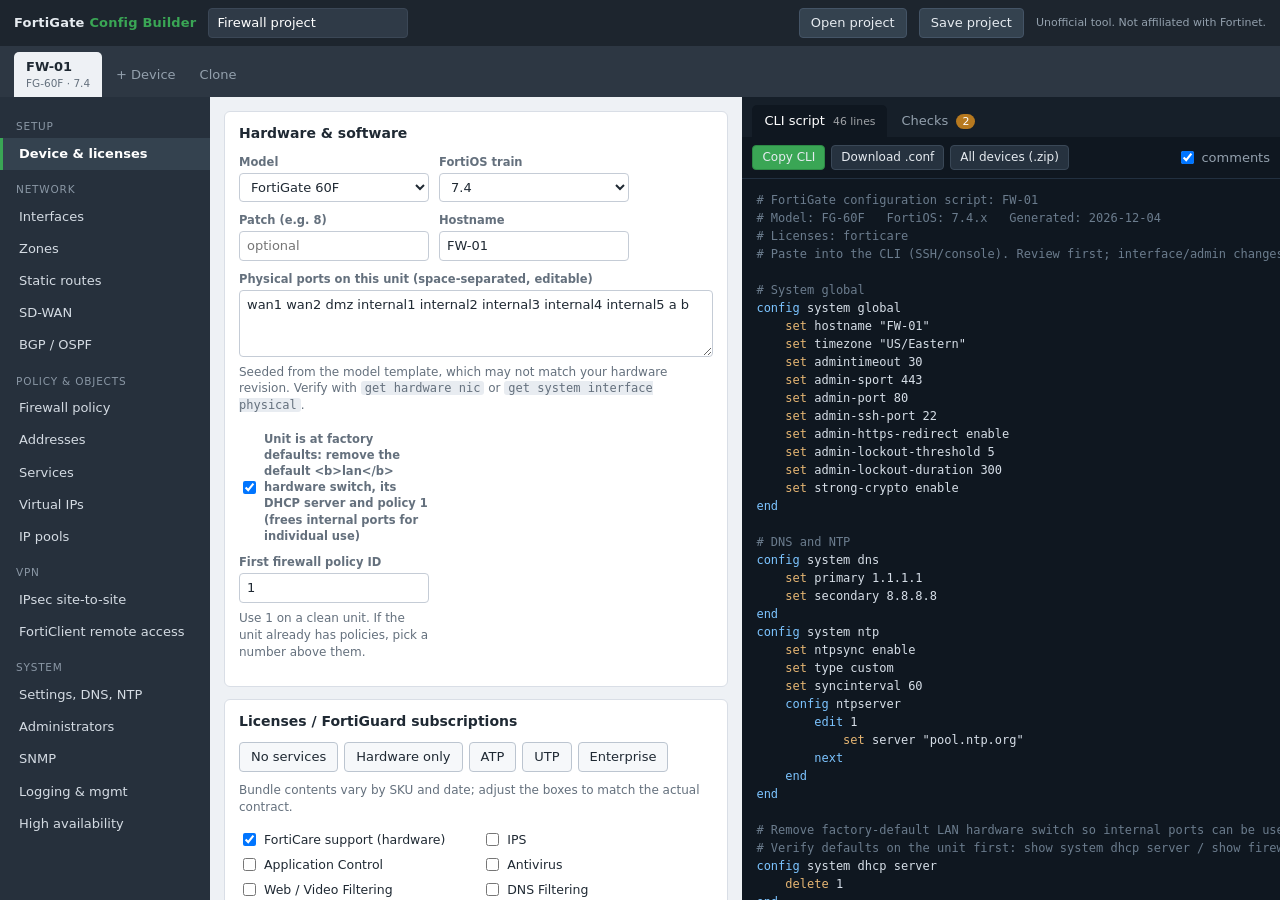
<file: legacy/fortigate-builder/index.html>
<!DOCTYPE html>
<html lang="en">
<head>
<meta charset="utf-8">
<meta name="viewport" content="width=device-width, initial-scale=1">
<title>FortiGate Config Builder</title>
<style>
:root{--bg:#eef1f5;--panel:#fff;--bd:#d9dee6;--tx:#1f2933;--mut:#64707d;--side:#26303c;--side2:#1d252e;--ac:#3aa655;--ac2:#2c8a45;--bl:#2f6fdb;--rd:#c8372d;--am:#b7791f;--code:#0f1720}
*{box-sizing:border-box}html,body{margin:0;height:100%}
body{font:13px/1.4 system-ui,-apple-system,"Segoe UI",Roboto,sans-serif;color:var(--tx);background:var(--bg)}
code,.mono{font-family:ui-monospace,SFMono-Regular,Menlo,Consolas,monospace;font-size:12px}
code{background:#e8ecf1;padding:0 4px;border-radius:3px}
#app{display:grid;grid-template-columns:210px minmax(0,1fr) minmax(360px,42%);grid-template-rows:auto auto 1fr;height:100vh}
#top{grid-column:1/-1;background:var(--side2);color:#e6ebf0;display:flex;align-items:center;gap:12px;padding:8px 14px;flex-wrap:wrap}
#top .logo{font-weight:700;letter-spacing:.2px}#top .logo span{color:var(--ac)}
#top input{background:#2f3a47;border:1px solid #3b4756;color:#fff;border-radius:4px;padding:5px 8px;width:200px}
#top .sp{flex:1}
#devbar{grid-column:1/-1;background:#2d3743;display:flex;gap:4px;padding:6px 14px 0;flex-wrap:wrap}
.dev{background:#3a4552;color:#cfd7df;border:0;border-radius:5px 5px 0 0;padding:6px 12px;cursor:pointer;text-align:left;font:inherit}
.dev small{display:block;color:#93a0ad;font-size:10.5px}.dev.on{background:var(--bg);color:var(--tx)}.dev.on small{color:var(--mut)}
.dev.add{background:transparent;color:#93a0ad;align-self:center;padding:6px 10px}.dev.add:hover{color:#fff}.dev.add.danger:hover{color:#ff8a80}
#nav{background:var(--side);padding:10px 0;overflow:auto}
.ng{color:#8a97a5;font-size:10.5px;text-transform:uppercase;letter-spacing:.8px;padding:12px 16px 4px}
.ni{display:block;padding:7px 16px;color:#d4dbe3;text-decoration:none;border-left:3px solid transparent}
.ni:hover{background:#2f3b48}.ni.on{background:#34424f;border-left-color:var(--ac);color:#fff;font-weight:600}
#main{overflow:auto;padding:14px;min-width:0}
#out{background:var(--code);color:#d6dee7;display:flex;flex-direction:column;min-width:0;min-height:0}
#otabs{display:flex;gap:2px;padding:8px 10px 0;background:#161f29;align-items:center}
.ot{background:transparent;color:#93a0ad;border:0;padding:7px 12px;cursor:pointer;font:inherit;border-radius:5px 5px 0 0}.ot.on{background:var(--code);color:#fff}.ot small{opacity:.6;margin-left:4px}
.bd{display:inline-block;border-radius:9px;padding:0 6px;margin-left:4px;font-size:11px;color:#fff}.bd.red{background:var(--rd)}.bd.amber{background:var(--am)}.bd.green{background:var(--ac2)}
#otools{display:flex;gap:6px;padding:8px 10px;flex-wrap:wrap;align-items:center;border-bottom:1px solid #223040}
#otools label{color:#93a0ad;display:flex;align-items:center;gap:4px;margin-left:auto}
#cli,#chk{flex:1;overflow:auto;margin:0;padding:12px 14px;min-height:0}
#cli{white-space:pre;font:12px/1.5 ui-monospace,SFMono-Regular,Menlo,Consolas,monospace;tab-size:4}
#cli .c{color:#6b7c8d}#cli .k{color:#7cc4ff}#cli .s{color:#e6b673}
.ck{padding:7px 10px;margin-bottom:6px;border-radius:5px;border-left:3px solid;background:#18222d;font-size:12.5px}
.ck.err{border-color:var(--rd)}.ck.warn{border-color:#e0a33a}.ck.info{border-color:#4a90e2;color:#b9c6d3}.ck b{margin-right:6px;font-size:11px;text-transform:uppercase;letter-spacing:.4px}
.card{background:var(--panel);border:1px solid var(--bd);border-radius:6px;padding:12px 14px;margin-bottom:12px}
.card h3{margin:0 0 10px;font-size:14px}.card h4{margin:14px 0 6px;font-size:12px;color:var(--mut);text-transform:uppercase;letter-spacing:.5px}
.frow{display:flex;gap:10px;flex-wrap:wrap;align-items:flex-end;margin-bottom:10px}
.fld{display:flex;flex-direction:column;gap:3px;min-width:130px;flex:0 1 190px}.fld.grow{flex:1 1 320px}
.fld>label{font-size:11.5px;color:var(--mut);font-weight:600}
input[type=text],input[type=number],select,textarea,input:not([type]){width:100%;border:1px solid #c5ccd6;border-radius:4px;padding:5px 7px;font:inherit;background:#fff;color:var(--tx);min-height:29px}
textarea{resize:vertical}input:focus,select:focus,textarea:focus{outline:2px solid #9bd3ab;border-color:var(--ac)}
.chk{display:inline-flex;align-items:center;gap:5px;font-size:12.5px;cursor:pointer}.chks{display:flex;flex-wrap:wrap;gap:4px 14px;padding:4px 0}
.hint{color:var(--mut);font-size:12px;margin:4px 0}.lock{color:var(--mut);font-style:italic;padding:6px 0}
.bundles{display:flex;gap:6px;flex-wrap:wrap;align-items:center;margin-bottom:10px}.lics{display:grid;grid-template-columns:repeat(auto-fill,minmax(230px,1fr));gap:6px 12px}
.btn{border:1px solid #bcc5d0;background:#f6f8fa;border-radius:4px;padding:5px 11px;cursor:pointer;font:inherit;color:var(--tx)}.btn:hover{background:#e9edf2}
.btn.primary{background:var(--ac);border-color:var(--ac2);color:#fff}.btn.primary:hover{background:var(--ac2)}.btn.danger{color:var(--rd)}
.btn.ico{padding:2px 7px;min-width:26px}.btn.sm{padding:3px 9px;font-size:12px}
#out .btn{background:#26323f;border-color:#3a4857;color:#e6ebf0}#out .btn:hover{background:#31404f}#out .btn.primary{background:var(--ac);border-color:var(--ac2)}
#top .btn{background:#34424f;border-color:#445466;color:#e6ebf0}#top .btn:hover{background:#405062}
.tw{overflow-x:auto;margin-bottom:8px}
table.grid{border-collapse:collapse;width:100%}.grid th{background:#f1f4f8;text-align:left;font-size:11.5px;color:var(--mut);padding:6px 8px;border-bottom:1px solid var(--bd);white-space:nowrap}
.grid td{padding:4px 6px;border-bottom:1px solid #edf0f4;vertical-align:middle}.grid td input,.grid td select{min-width:70px}.grid td input[type=checkbox]{width:auto;min-width:0}
.grid tr.sel{cursor:pointer}.grid tr.sel:hover{background:#f5f9f6}.grid tr.sel.on{background:#e6f4ea}
.empty{color:var(--mut);text-align:center;padding:14px!important}.ra{text-align:right}.nw{white-space:nowrap}.rt{text-align:right;margin-top:8px}
.pill{display:inline-block;padding:1px 8px;border-radius:9px;font-size:11px;background:#e5e9ee;color:#455}.pill.green{background:#dcf1e2;color:#1f6b37}.pill.red{background:#f9dedb;color:#9b2820}.pill.blue{background:#dde8fa;color:#244f9e}.pill.amber{background:#faecd0;color:#8a5a0c}.pill.gray{background:#eceff2;color:#7a8794}
details.ms{position:relative;min-width:110px}details.ms summary{list-style:none;border:1px solid #c5ccd6;border-radius:4px;padding:5px 24px 5px 7px;cursor:pointer;background:#fff;min-height:29px;overflow:hidden;text-overflow:ellipsis;white-space:nowrap;max-width:260px;position:relative}
details.ms summary::after{content:"▾";position:absolute;right:8px;color:var(--mut)}details.ms summary::-webkit-details-marker{display:none}
details.ms .pop{position:absolute;z-index:20;background:#fff;border:1px solid #aeb8c4;border-radius:5px;box-shadow:0 6px 18px rgba(0,0,0,.18);padding:8px;max-height:260px;overflow:auto;min-width:200px;display:flex;flex-direction:column;gap:4px;top:100%;left:0}
#toast{position:fixed;bottom:18px;left:50%;transform:translateX(-50%);background:#1f2933;color:#fff;padding:8px 16px;border-radius:6px;opacity:0;pointer-events:none;transition:opacity .2s;z-index:50}#toast.on{opacity:1}
.disc{font-size:11px;color:#93a0ad}
@media(max-width:1150px){#app{grid-template-columns:180px minmax(0,1fr);grid-template-rows:auto auto minmax(380px,1fr) 480px;height:auto;min-height:100vh}#out{grid-column:1/-1;grid-row:4}#nav{grid-row:3}#main{grid-row:3}}
</style>
</head>
<body>
<div id="app">
  <div id="top">
    <div class="logo">FortiGate <span>Config Builder</span></div>
    <input id="proj" type="text" aria-label="Project name" placeholder="Project / client name">
    <span class="sp"></span>
    <button class="btn" data-act="loadproj">Open project</button>
    <button class="btn" data-act="dlproj">Save project</button>
    <span class="disc">Unofficial tool. Not affiliated with Fortinet.</span>
  </div>
  <div id="devbar"></div>
  <nav id="nav"></nav>
  <main id="main"></main>
  <aside id="out">
    <div id="otabs"></div>
    <div id="otools">
      <button class="btn primary sm" data-act="copy">Copy CLI</button>
      <button class="btn sm" data-act="dlone">Download .conf</button>
      <button class="btn sm" data-act="dlall">All devices (.zip)</button>
      <label><input type="checkbox" id="cmt" checked> comments</label>
    </div>
    <pre id="cli"></pre>
    <div id="chk"></div>
  </aside>
</div>
<input type="file" id="file" accept=".json" style="display:none">
<div id="toast"></div>
<script>'use strict';
(function (root) {
const FG = {};

/* ============================ helpers ============================ */
const q = s => '"' + String(s == null ? '' : s).replace(/\\/g, '\\\\').replace(/"/g, '\\"') + '"';
const qs = a => (a || []).map(q).join(' ');
const uniq = a => Array.from(new Set(a));
const isIP = s => { const m = /^(\d{1,3})\.(\d{1,3})\.(\d{1,3})\.(\d{1,3})$/.exec((s || '').trim()); return !!m && m.slice(1).every(x => +x <= 255); };
const ip2n = s => { const p = s.trim().split('.').map(Number); return ((p[0] * 256 + p[1]) * 256 + p[2]) * 256 + p[3]; };
const n2ip = n => [(n >>> 24) & 255, (n >>> 16) & 255, (n >>> 8) & 255, n & 255].join('.');
const pfx2mask = p => { p = +p; if (!(p >= 0 && p <= 32)) return null; return n2ip(p === 0 ? 0 : (0xFFFFFFFF << (32 - p)) >>> 0); };
const mask2pfx = m => { if (!isIP(m)) return null; const n = ip2n(m); let c = 0, z = false; for (let i = 31; i >= 0; i--) { const b = Math.floor(n / Math.pow(2, i)) % 2; if (b) { if (z) return null; c++; } else z = true; } return c; };
function parseCidr(s, bare) {
  s = (s || '').trim(); if (!s) return null; let m;
  if ((m = /^(\S+)\/(\d{1,2})$/.exec(s))) { if (!isIP(m[1]) || +m[2] > 32) return null; return { ip: m[1], mask: pfx2mask(m[2]), pfx: +m[2] }; }
  if ((m = /^(\S+)\s+(\S+)$/.exec(s))) { if (!isIP(m[1])) return null; const p = mask2pfx(m[2]); if (p === null) return null; return { ip: m[1], mask: m[2], pfx: p }; }
  if (bare && isIP(s)) return { ip: s, mask: '255.255.255.255', pfx: 32 };
  return null;
}
const netN = c => { const mk = ip2n(c.mask); return (ip2n(c.ip) & mk) >>> 0; };
const inNet = (ip, c) => isIP(ip) && ((ip2n(ip) & ip2n(c.mask)) >>> 0) === netN(c);
const splitList = s => (s || '').split(/[,\n;]+/).map(x => x.trim()).filter(Boolean);
const ipm = s => { const c = parseCidr(s, true); return c ? c.ip + ' ' + c.mask : null; };
FG.util = { q, isIP, parseCidr, pfx2mask, mask2pfx, splitList, inNet, uniq };

/* ============================ data ============================ */
const rng = (p, a, b) => Array.from({ length: b - a + 1 }, (_, i) => p + (a + i)).join(' ');
FG.MODELS = [
  { id: 'FG-40F', name: 'FortiGate 40F', ram: 2, ports: 'wan internal1 internal2 internal3 a', lan: 'internal1 internal2 internal3' },
  { id: 'FG-60F', name: 'FortiGate 60F', ram: 2, ports: 'wan1 wan2 dmz ' + rng('internal', 1, 5) + ' a b', lan: rng('internal', 1, 5) },
  { id: 'FG-61F', name: 'FortiGate 61F', ram: 2, ports: 'wan1 wan2 dmz ' + rng('internal', 1, 5) + ' a b', lan: rng('internal', 1, 5) },
  { id: 'FG-70F', name: 'FortiGate 70F', ram: 4, ports: 'wan1 wan2 dmz ' + rng('internal', 1, 5) + ' a b', lan: rng('internal', 1, 5) },
  { id: 'FG-80F', name: 'FortiGate 80F', ram: 4, ports: 'wan1 wan2 dmz ' + rng('internal', 1, 8), lan: rng('internal', 1, 8) },
  { id: 'FG-100F', name: 'FortiGate 100F/101F', ram: 4, ports: 'wan1 wan2 dmz ha1 ha2 mgmt ' + rng('port', 1, 16) + ' x1 x2 s1 s2', lan: '' },
  { id: 'FG-200F', name: 'FortiGate 200F/201F', ram: 8, ports: 'mgmt ha1 ha2 wan1 wan2 ' + rng('port', 1, 16) + ' x1 x2 x3 x4', lan: '' },
  { id: 'FG-400F', name: 'FortiGate 400F/401F', ram: 16, ports: 'mgmt ha1 ha2 ' + rng('port', 1, 16) + ' x1 x2 x3 x4', lan: '' },
  { id: 'FG-600F', name: 'FortiGate 600F/601F', ram: 16, ports: 'mgmt ha1 ha2 ' + rng('port', 1, 16) + ' x1 x2 x3 x4', lan: '' },
  { id: 'FG-VM', name: 'FortiGate-VM (any hypervisor)', ram: 4, ports: rng('port', 1, 4), lan: '' },
  { id: 'CUSTOM', name: 'Other / custom port list', ram: 0, ports: rng('port', 1, 8), lan: '' }
];
FG.VERSIONS = ['6.4', '7.0', '7.2', '7.4', '7.6'];
FG.ACCESS = ['ping', 'https', 'ssh', 'http', 'telnet', 'snmp', 'fgfm', 'fabric', 'ftm', 'speed-test', 'radius-acct', 'probe-response'];
FG.LICS = [
  { id: 'forticare', n: 'FortiCare support (hardware)' },
  { id: 'ips', n: 'IPS' }, { id: 'appctrl', n: 'Application Control' }, { id: 'av', n: 'Antivirus' },
  { id: 'webf', n: 'Web / Video Filtering' }, { id: 'dnsf', n: 'DNS Filtering' }, { id: 'asp', n: 'Anti-Spam' },
  { id: 'sbox', n: 'FortiSandbox Cloud' }, { id: 'dlp', n: 'DLP' }, { id: 'iot', n: 'IoT / Industrial / Attack Surface' },
  { id: 'fgc', n: 'FortiGate Cloud logging' }, { id: 'fazc', n: 'FortiAnalyzer Cloud' }
];
FG.BUNDLES = {
  none: [], hw: ['forticare'],
  atp: ['forticare', 'ips', 'appctrl', 'av', 'sbox'],
  utp: ['forticare', 'ips', 'appctrl', 'av', 'sbox', 'webf', 'dnsf', 'asp'],
  ent: ['forticare', 'ips', 'appctrl', 'av', 'sbox', 'webf', 'dnsf', 'asp', 'dlp', 'iot', 'fgc', 'fazc']
};
FG.PROFILES = {
  av:    { key: 'av-profile', lic: 'av', n: 'Antivirus', opts: ['default', 'wifi-default'] },
  web:   { key: 'webfilter-profile', lic: 'webf', n: 'Web filter', opts: ['default', 'monitor-all', 'wifi-default'] },
  dns:   { key: 'dnsfilter-profile', lic: 'dnsf', n: 'DNS filter', opts: ['default'] },
  ips:   { key: 'ips-sensor', lic: 'ips', n: 'IPS', opts: ['default', 'all_default', 'all_default_pass', 'protect_client', 'protect_email_server', 'protect_http_server', 'wifi-default'] },
  app:   { key: 'application-list', lic: 'appctrl', n: 'Application control', opts: ['default', 'block-high-risk', 'wifi-default'] },
  email: { key: 'emailfilter-profile', lic: 'asp', n: 'Email filter', opts: ['default', 'wifi-default'] },
  dlp:   { key: 'dlp-profile', lic: 'dlp', n: 'DLP', opts: ['default'] }
};
FG.SSL = ['certificate-inspection', 'deep-inspection', 'no-inspection'];
FG.BUILTIN_SVC = ['ALL', 'ALL_TCP', 'ALL_UDP', 'ALL_ICMP', 'DNS', 'DHCP', 'FTP', 'HTTP', 'HTTPS', 'IMAP', 'IMAPS', 'LDAP', 'NTP', 'PING', 'POP3', 'POP3S', 'RADIUS', 'RDP', 'SIP', 'SMB', 'SMTP', 'SMTPS', 'SNMP', 'SSH', 'SYSLOG', 'TELNET', 'TFTP', 'TRACEROUTE', 'MS-SQL', 'MYSQL'];
FG.TZ = ['US/Eastern', 'US/Central', 'US/Mountain', 'US/Pacific', 'US/Arizona', 'US/Alaska', 'US/Hawaii', 'UTC', 'Europe/London', 'Europe/Berlin', 'Europe/Paris', 'Asia/Tokyo', 'Australia/Sydney'];

/* ============================ state ============================ */
let _id = 1; const uid = () => 'd' + Date.now().toString(36) + (_id++);
const model = d => FG.MODELS.find(m => m.id === d.model) || FG.MODELS[FG.MODELS.length - 1];
const vge = (d, v) => parseFloat(d.version) >= parseFloat(v);
FG.model = model; FG.vge = vge;

function newIface(name, type) {
  return { name, type: type || 'physical', role: 'undefined', alias: '', mode: 'unused', ip: '', allow: [], desc: '', mtu: '', down: false,
    pppoeUser: '', pppoePass: '', defgw: true, dist: '', estUp: '', estDown: '', parent: '', vid: '', members: [], lacp: 'active',
    dhcp: { on: false, start: '', end: '', gw: '', dnsMode: 'default', dns1: '', dns2: '', lease: 86400, domain: '', res: [] } };
}
FG.newIface = newIface;
function newDevice(modelId) {
  const d = {
    id: uid(), model: modelId || 'FG-60F', portsText: '', version: '7.4', patch: '', lic: { forticare: true }, dissolveLan: true, polStart: 1,
    sys: { hostname: 'FW-01', tz: 'US/Eastern', admintimeout: 30, httpsPort: 443, httpPort: 80, sshPort: 22, httpsRedirect: true, lockout: true, strongCrypto: true,
      banner: '', dns1: '1.1.1.1', dns2: '8.8.8.8', domain: '', ntpOn: true, ntp: 'pool.ntp.org', ntpSrv: false, ntpIntfs: [], fmg: '', adminPw: '', adminTrust: '' },
    ifaces: [], zones: [], routes: [], addrs: [], addrgrps: [], svcs: [], svcgrps: [], vips: [], pools: [], policies: [], vpns: [], admins: [], users: [], radius: [], ugroups: [], ra: [],
    sdwan: { on: false, defRoute: true, zones: [], members: [], hcs: [], rules: [] },
    bgp: { on: false, as: '', rid: '', neighbors: [], networks: [], redistConn: false, redistStatic: false },
    ospf: { on: false, rid: '', networks: [], passive: [], redistConn: false, redistStatic: false, defOrig: false },
    snmp: { on: false, desc: '', contact: '', loc: '', comms: [], v3: [] },
    syslog: { on: false, server: '', port: 514, mode: 'udp', facility: 'local7', format: 'default' },
    faz: { on: false, server: '', upload: 'realtime' }, fgcloud: false,
    ha: { on: false, group: 'HA-' + 'GRP', id: 1, mode: 'a-p', pw: '', prio: 128, hb: [], mon: [], pickup: true, override: false }
  };
  d.portsText = model(d).ports; syncPorts(d); return d;
}
function portNames(d) { return (d.portsText || '').split(/[\s,]+/).filter(Boolean); }
function syncPorts(d) {
  const old = {}; d.ifaces.filter(i => i.type === 'physical' || i.type === 'switch').forEach(i => old[i.name] = i);
  const phys = portNames(d).map(n => old[n] || newIface(n, 'physical'));
  const m = model(d);
  if (m.lan) phys.push(old.lan && old.lan.type === 'switch' ? old.lan : Object.assign(newIface('lan', 'switch'), { role: 'lan' }));
  d.ifaces = phys.concat(d.ifaces.filter(i => i.type !== 'physical' && i.type !== 'switch'));
}
function lanMembers(d) { const m = model(d); return m.lan ? m.lan.split(' ') : []; }
function act(d) { // interfaces that exist given factory-LAN choice
  const lm = lanMembers(d);
  return d.ifaces.filter(i => i.type === 'switch' ? (!d.dissolveLan && lm.length) : !( !d.dissolveLan && lm.includes(i.name)));
}
FG.migrate = d => { ['users', 'radius', 'ugroups', 'ra'].forEach(k => { if (!d[k]) d[k] = []; }); return d; };
FG.newDevice = newDevice; FG.syncPorts = syncPorts; FG.act = act; FG.lanMembers = lanMembers; FG.portNames = portNames;

/* ---- name universes ---- */
const sdwanZones = d => d.sdwan.on ? uniq(['virtual-wan-link'].concat(d.sdwan.zones.map(z => z.name).filter(Boolean))) : [];
const sdwanMembers = d => d.sdwan.on ? d.sdwan.members.filter(m => m.en !== false).map(m => m.intf) : [];
const zoneMembers = d => d.zones.reduce((a, z) => a.concat(z.members || []), []);
function intfChoices(d) {
  const zm = zoneMembers(d);
  return uniq(act(d).map(i => i.name).filter(n => !zm.includes(n)).concat(d.zones.map(z => z.name), sdwanZones(d), d.vpns.map(v => v.name), (d.ra || []).map(v => v.name), ['any']).filter(Boolean));
}
function addrChoices(d) {
  const dv = vpnDerive(d);
  return uniq(['all'].concat(d.addrs.map(a => a.name), d.addrgrps.map(a => a.name), d.vips.map(a => a.name), dv.addrs.map(a => a.name), dv.groups.map(a => a.name)).filter(Boolean));
}
const svcChoices = d => uniq(FG.BUILTIN_SVC.concat(d.svcs.map(s => s.name), d.svcgrps.map(s => s.name)).filter(Boolean));
FG.intfChoices = intfChoices; FG.addrChoices = addrChoices; FG.svcChoices = svcChoices; FG.sdwanZones = sdwanZones;

/* ---- VPN derived objects ---- */
function vpnNames(v) { const L = splitList(v.localSubs), R = splitList(v.remoteSubs); return { L, R, ln: L.length > 1 ? v.name + '_LOCAL' : v.name + '_LOCAL_1', rn: R.length > 1 ? v.name + '_REMOTE' : v.name + '_REMOTE_1' }; }
function vpnDerive(d) {
  const out = { addrs: [], groups: [], routes: [], policies: [] };
  d.vpns.forEach(v => {
    if (!v.name) return; const n = vpnNames(v);
    [['LOCAL', n.L], ['REMOTE', n.R]].forEach(([t, arr]) => {
      arr.forEach((s, i) => out.addrs.push({ name: v.name + '_' + t + '_' + (i + 1), type: 'subnet', val: s, comment: 'VPN ' + v.name + ' ' + t.toLowerCase() }));
      if (arr.length > 1) out.groups.push({ name: v.name + '_' + t, members: arr.map((s, i) => v.name + '_' + t + '_' + (i + 1)), comment: 'VPN ' + v.name });
    });
    if (v.addRoute) n.R.forEach(s => {
      out.routes.push({ en: true, dst: s, gw: '', dev: v.name, dist: v.routeDist || 10, prio: 1, blackhole: false, comment: 'VPN ' + v.name });
      if (v.blackhole) out.routes.push({ en: true, dst: s, gw: '', dev: '', dist: 254, prio: 1, blackhole: true, comment: 'VPN ' + v.name + ' blackhole' });
    });
    if (v.addPolicies) {
      const base = { en: true, srcaddr: [], dstaddr: [], svc: ['ALL'], action: 'accept', nat: false, ippool: '', log: v.log || 'all', ssl: '', mode: 'flow', comment: 'auto: VPN ' + v.name };
      out.policies.push(Object.assign({}, base, { name: 'VPN-' + v.name + '-out', src: [v.polIntf || 'any'], dst: [v.name], srcaddr: [n.ln], dstaddr: [n.rn] }));
      out.policies.push(Object.assign({}, base, { name: 'VPN-' + v.name + '-in', src: [v.name], dst: [v.polIntf || 'any'], srcaddr: [n.rn], dstaddr: [n.ln] }));
    }
  });
  (d.ra || []).forEach(r => {
    if (!r.name) return; const sp = r.split || [];
    out.addrs.push({ name: r.name + '_range', type: 'iprange', val: (r.start || '') + '-' + (r.end || ''), comment: 'FortiClient pool ' + r.name });
    if (sp.length > 1) out.groups.push({ name: r.name + '_SPLIT', members: sp.slice(), comment: 'FortiClient split tunnel ' + r.name });
    out.policies.push({ name: 'VPN-' + r.name, en: true, src: [r.name], dst: [r.lanIntf || 'any'], srcaddr: [r.name + '_range'], dstaddr: (r.dest && r.dest.length) ? r.dest : (sp.length ? sp : ['all']), svc: ['ALL'], groups: r.group ? [r.group] : [], action: 'accept', nat: false, ippool: '', log: r.log || 'all', ssl: '', mode: 'flow', comment: 'auto: FortiClient ' + r.name });
  });
  return out;
}
FG.vpnDerive = vpnDerive;

/* ============================ emitter ============================ */
function Out(comments) {
  const L = []; let dp = 0; const I = () => '    '.repeat(dp);
  const o = {
    L, c(s) { if (comments) L.push(I() + '# ' + s); },
    blank() { if (L.length && L[L.length - 1] !== '') L.push(''); },
    raw(s) { L.push(I() + s); },
    cfg(t, fn) { L.push(I() + 'config ' + t); dp++; fn(); dp--; L.push(I() + 'end'); },
    edit(n, fn) { L.push(I() + 'edit ' + (typeof n === 'number' ? n : q(n))); dp++; fn(); dp--; L.push(I() + 'next'); },
    set(k, v) { if (v === undefined || v === null || v === '') return; L.push(I() + 'set ' + k + ' ' + v); },
    setq(k, v) { if (v === undefined || v === null || v === '') return; L.push(I() + 'set ' + k + ' ' + q(v)); },
    setl(k, a) { if (!a || !a.length) return; L.push(I() + 'set ' + k + ' ' + qs(a)); },
    en(k, b) { L.push(I() + 'set ' + k + ' ' + (b ? 'enable' : 'disable')); },
    text() { return L.join('\n') + '\n'; }
  };
  return o;
}

function allRoutes(d) {
  const r = [];
  if (d.sdwan.on && d.sdwan.defRoute) {
    sdwanZones(d).forEach(z => { if (d.sdwan.members.some(m => m.en !== false && (m.zone || 'virtual-wan-link') === z)) r.push({ en: true, dst: '0.0.0.0/0', gw: '', dev: z, dist: 10, prio: 1, blackhole: false, comment: 'SD-WAN default' }); });
  }
  return r.concat(d.routes, vpnDerive(d).routes);
}
FG.allRoutes = allRoutes;
const allPolicies = d => d.policies.concat(vpnDerive(d).policies);

FG.gen = function (d, opts) {
  opts = opts || {};
  const o = Out(opts.comments !== false), m = model(d), A = act(d), s = d.sys, v7 = vge(d, '7.0');
  const used = i => i.mode && i.mode !== 'unused';
  const lic = Object.keys(d.lic).filter(k => d.lic[k]);
  o.c('FortiGate configuration script: ' + s.hostname);
  o.c('Model: ' + m.id + '   FortiOS: ' + d.version + (d.patch ? '.' + d.patch : '.x') + (opts.date ? '   Generated: ' + opts.date : ''));
  o.c('Licenses: ' + (lic.length ? lic.join(', ') : 'none'));
  o.c('Paste into the CLI (SSH/console). Review first; interface/admin changes can drop your session.');
  o.blank();

  /* --- system global --- */
  o.c('System global');
  o.cfg('system global', () => {
    o.setq('hostname', s.hostname);
    o.setq('timezone', s.tz);
    o.set('admintimeout', s.admintimeout);
    o.set('admin-sport', s.httpsPort); o.set('admin-port', s.httpPort); o.set('admin-ssh-port', s.sshPort);
    o.en('admin-https-redirect', s.httpsRedirect);
    if (s.lockout) { o.set('admin-lockout-threshold', 5); o.set('admin-lockout-duration', 300); }
    if (s.strongCrypto) o.en('strong-crypto', true);
    if (s.banner) o.en('pre-login-banner', true);
  });
  if (s.banner) o.cfg('system replacemsg admin "pre_admin-disclaimer-text"', () => o.setq('buffer', s.banner));
  o.blank();

  /* --- dns / ntp --- */
  o.c('DNS and NTP');
  o.cfg('system dns', () => { o.set('primary', s.dns1); o.set('secondary', s.dns2); o.setq('domain', s.domain); });
  if (s.ntpOn || s.ntpSrv) o.cfg('system ntp', () => {
    if (s.ntpOn) {
      o.en('ntpsync', true); o.set('type', 'custom'); o.set('syncinterval', 60);
      o.cfg('ntpserver', () => splitList(s.ntp).forEach((h, i) => o.edit(i + 1, () => o.setq('server', h))));
    }
    if (s.ntpSrv) { o.en('server-mode', true); o.setl('interface', s.ntpIntfs); }
  });
  o.blank();

  /* --- factory LAN teardown --- */
  if (lanMembers(d).length && d.dissolveLan) {
    o.c('Remove factory-default LAN hardware switch so internal ports can be used individually');
    o.c('Verify defaults on the unit first: show system dhcp server / show firewall policy / show system virtual-switch');
    o.cfg('system dhcp server', () => o.raw('delete 1'));
    o.cfg('firewall policy', () => o.raw('delete 1'));
    o.cfg('system virtual-switch', () => o.raw('delete "lan"'));
    o.blank();
  }

  /* --- interfaces --- */
  const ifs = A.filter(i => used(i) || (i.type !== 'physical' && i.type !== 'switch'));
  const order = ['physical', 'switch', 'aggregate', 'loopback', 'vlan'];
  const sorted = ifs.slice().sort((a, b) => order.indexOf(a.type) - order.indexOf(b.type));
  if (sorted.length) {
    o.c('Interfaces');
    o.cfg('system interface', () => sorted.forEach(i => o.edit(i.name, () => {
      o.setq('vdom', 'root');
      if (i.type === 'aggregate') { o.set('type', 'aggregate'); o.setl('member', i.members); o.set('lacp-mode', i.lacp); }
      if (i.type === 'loopback') o.set('type', 'loopback');
      if (i.type === 'vlan') { o.setq('interface', i.parent); o.set('vlanid', i.vid); }
      const mode = i.mode === 'unused' ? 'static' : i.mode;
      if (mode === 'dhcp') { o.set('mode', 'dhcp'); o.en('defaultgw', i.defgw); o.set('distance', i.dist); }
      else if (mode === 'pppoe') { o.set('mode', 'pppoe'); o.setq('username', i.pppoeUser); o.setq('password', i.pppoePass); o.en('defaultgw', i.defgw); }
      else if (mode === 'static') { o.set('mode', 'static'); const c = parseCidr(i.ip); if (c) o.set('ip', c.ip + ' ' + c.mask); }
      if (i.allow.length) o.set('allowaccess', FG.ACCESS.filter(a => i.allow.includes(a)).join(' '));
      o.setq('alias', i.alias); if (i.role && i.role !== 'undefined') o.set('role', i.role);
      o.setq('description', i.desc);
      if (i.mtu) { o.en('mtu-override', true); o.set('mtu', i.mtu); }
      o.set('estimated-upstream-bandwidth', i.estUp); o.set('estimated-downstream-bandwidth', i.estDown);
      if (i.down) o.set('status', 'down');
    })));
    o.blank();
  }

  /* --- zones --- */
  if (d.zones.length) {
    o.c('Zones');
    o.cfg('system zone', () => d.zones.forEach(z => o.edit(z.name, () => { o.set('intrazone', z.intrazone || 'deny'); o.setl('interface', z.members); o.setq('description', z.comment); })));
    o.blank();
  }

  /* --- DHCP --- */
  const dh = A.filter(i => i.dhcp && i.dhcp.on && i.mode === 'static' && parseCidr(i.ip));
  if (dh.length) {
    o.c('DHCP servers');
    let id = (lanMembers(d).length && d.dissolveLan) || !lanMembers(d).length ? 1 : 10;
    o.cfg('system dhcp server', () => dh.forEach(i => {
      const c = parseCidr(i.ip), h = i.dhcp; const sid = (i.type === 'switch') ? 1 : id++;
      o.edit(sid, () => {
        o.set('dns-service', h.dnsMode); if (h.dnsMode === 'specify') { o.set('dns-server1', h.dns1); o.set('dns-server2', h.dns2); }
        o.set('default-gateway', h.gw || c.ip); o.set('netmask', c.mask); o.setq('interface', i.name);
        o.cfg('ip-range', () => o.edit(1, () => { o.set('start-ip', h.start); o.set('end-ip', h.end); }));
        o.set('lease-time', h.lease); o.setq('domain', h.domain);
        if (h.res.length) o.cfg('reserved-address', () => h.res.forEach((r, k) => o.edit(k + 1, () => { o.set('ip', r.ip); o.set('mac', r.mac); o.setq('description', r.desc); })));
      });
    }));
    o.blank();
  }

  /* --- address objects --- */
  const dv = vpnDerive(d), addrs = d.addrs.concat(dv.addrs), grps = d.addrgrps.concat(dv.groups);
  if (addrs.length) {
    o.c('Address objects');
    o.cfg('firewall address', () => addrs.forEach(a => o.edit(a.name, () => {
      if (a.type === 'subnet') { const c = parseCidr(a.val, true); if (c) o.set('subnet', c.ip + ' ' + c.mask); }
      else if (a.type === 'iprange') { const [x, y] = (a.val || '').split('-').map(t => t.trim()); o.set('type', 'iprange'); o.set('start-ip', x); o.set('end-ip', y); }
      else if (a.type === 'fqdn') { o.set('type', 'fqdn'); o.setq('fqdn', a.val); }
      else if (a.type === 'geography') { o.set('type', 'geography'); o.setq('country', a.val); }
      o.setq('comment', a.comment);
    })));
    o.blank();
  }
  if (grps.length) { o.cfg('firewall addrgrp', () => grps.forEach(g => o.edit(g.name, () => { o.setl('member', g.members); o.setq('comment', g.comment); }))); o.blank(); }

  /* --- VIPs / pools --- */
  if (d.vips.length) {
    o.c('Virtual IPs');
    o.cfg('firewall vip', () => d.vips.forEach(x => o.edit(x.name, () => {
      o.set('extip', x.extip); o.setq('extintf', x.extintf || 'any'); o.set('mappedip', x.mappedip ? q(x.mappedip) : '');
      if (x.pf) { o.en('portforward', true); o.set('protocol', x.proto); o.set('extport', x.extport); o.set('mappedport', x.mappedport || x.extport); }
      o.setq('comment', x.comment);
    })));
    o.blank();
  }
  if (d.pools.length) {
    o.c('IP pools');
    o.cfg('firewall ippool', () => d.pools.forEach(p => o.edit(p.name, () => { o.set('type', p.type); o.set('startip', p.start); o.set('endip', p.end || p.start); o.setq('comments', p.comment); })));
    o.blank();
  }

  /* --- services --- */
  if (d.svcs.length) {
    o.c('Custom services');
    o.cfg('firewall service custom', () => d.svcs.forEach(x => o.edit(x.name, () => {
      o.set('tcp-portrange', (x.tcp || '').trim().replace(/[,]+/g, ' ')); o.set('udp-portrange', (x.udp || '').trim().replace(/[,]+/g, ' ')); o.setq('comment', x.comment);
    })));
    o.blank();
  }
  if (d.svcgrps.length) { o.cfg('firewall service group', () => d.svcgrps.forEach(g => o.edit(g.name, () => { o.setl('member', g.members); o.setq('comment', g.comment); }))); o.blank(); }

  /* --- users / groups --- */
  if (d.users.length || d.radius.length || d.ugroups.length) {
    o.c('Users, RADIUS servers and groups');
    if (d.radius.length) o.cfg('user radius', () => d.radius.forEach(x => o.edit(x.name, () => { o.setq('server', x.server); o.setq('secret', x.secret); })));
    if (d.users.length) o.cfg('user local', () => d.users.forEach(u => o.edit(u.name, () => { o.set('type', 'password'); o.setq('passwd', u.pw); o.setq('email-to', u.email); })));
    if (d.ugroups.length) o.cfg('user group', () => d.ugroups.forEach(g => o.edit(g.name, () => o.setl('member', g.members))));
    o.blank();
  }

  /* --- IPsec --- */
  if (d.vpns.length) {
    o.c('IPsec VPN');
    o.cfg('vpn ipsec phase1-interface', () => d.vpns.forEach(x => o.edit(x.name, () => {
      o.setq('interface', x.intf); o.set('ike-version', x.ike);
      if (x.type === 'dynamic') o.set('type', 'dynamic'); else if (x.type === 'ddns') { o.set('type', 'ddns'); o.setq('remotegw-ddns', x.gw); } else o.set('remote-gw', x.gw);
      o.set('proposal', x.p1prop); o.set('dhgrp', x.dh); o.set('dpd', x.dpd); if (x.dpd !== 'disable') o.set('dpd-retryinterval', 10);
      o.set('keylife', x.keylife); o.en('nattraversal', x.nat); o.setq('psksecret', x.psk); o.setq('comments', x.comment);
    })));
    o.cfg('vpn ipsec phase2-interface', () => d.vpns.forEach(x => o.edit(x.name, () => {
      const n = vpnNames(x);
      o.setq('phase1name', x.name); o.set('proposal', x.p2prop);
      if (x.pfs) { o.en('pfs', true); o.set('dhgrp', x.p2dh); } else o.en('pfs', false);
      o.set('keylifeseconds', x.p2life); o.en('auto-negotiate', true);
      o.set('src-addr-type', 'name'); o.setq('src-name', n.ln); o.set('dst-addr-type', 'name'); o.setq('dst-name', n.rn);
    })));
    const tun = d.vpns.filter(x => isIP(x.tunLocal) && isIP(x.tunRemote));
    if (tun.length) o.cfg('system interface', () => tun.forEach(x => o.edit(x.name, () => { o.set('ip', x.tunLocal + ' 255.255.255.255'); o.set('remote-ip', x.tunRemote + ' 255.255.255.252'); o.set('allowaccess', 'ping'); })));
    o.blank();
  }

  if (d.ra.length) {
    o.c('FortiClient remote access (IKEv1 aggressive + XAuth, PSK)');
    o.cfg('vpn ipsec phase1-interface', () => d.ra.forEach(r => o.edit(r.name, () => {
      o.set('type', 'dynamic'); o.setq('interface', r.intf); o.set('mode', 'aggressive'); o.set('peertype', 'any'); o.set('net-device', 'disable');
      o.en('mode-cfg', true); o.set('proposal', r.prop); o.set('dhgrp', r.dh); o.set('xauthtype', 'auto'); o.setq('authusrgrp', r.group);
      o.set('ipv4-start-ip', r.start); o.set('ipv4-end-ip', r.end); o.set('ipv4-netmask', r.mask);
      if (r.dns1) { o.set('dns-mode', 'manual'); o.set('ipv4-dns-server1', r.dns1); o.set('ipv4-dns-server2', r.dns2); }
      const sp = r.split || []; if (sp.length) o.setq('ipv4-split-include', sp.length > 1 ? r.name + '_SPLIT' : sp[0]);
      o.en('save-password', !!r.savePw); o.en('client-auto-negotiate', true); o.en('client-keep-alive', true);
      o.set('dpd', 'on-idle'); o.setq('psksecret', r.psk); o.setq('comments', r.comment);
    })));
    o.cfg('vpn ipsec phase2-interface', () => d.ra.forEach(r => o.edit(r.name, () => { o.setq('phase1name', r.name); o.set('proposal', r.prop); o.en('pfs', true); o.set('dhgrp', r.dh); })));
    o.blank();
  }

  /* --- SD-WAN --- */
  const sw = d.sdwan;
  if (sw.on) {
    o.c('SD-WAN');
    o.cfg('system sdwan', () => {
      o.en('status', true);
      const cz = sw.zones.filter(z => z.name && z.name !== 'virtual-wan-link');
      if (cz.length) o.cfg('zone', () => cz.forEach(z => o.edit(z.name, () => {})));
      o.cfg('members', () => sw.members.forEach((x, i) => { if (!x.intf) return; o.edit(i + 1, () => {
        o.setq('interface', x.intf); if (isIP(x.gw)) o.set('gateway', x.gw); if (x.zone) o.setq('zone', x.zone); o.set('cost', x.cost || 0); if (x.en === false) o.set('status', 'disable');
      }); }));
      if (sw.hcs.length) o.cfg('health-check', () => sw.hcs.forEach(h => o.edit(h.name, () => {
        o.set('protocol', h.proto);
        if (h.proto === 'dns') { o.setq('server', h.server); o.setq('dns-request-domain', h.domain || 'www.example.com'); } else o.setq('server', h.server);
        if (h.proto === 'http') o.set('port', h.port || 80);
        o.set('interval', h.interval); o.set('failtime', h.failtime); o.set('recoverytime', h.recovery);
        o.set('members', h.members && h.members !== 'all' ? h.members : 0);
        if (h.slaOn) o.cfg('sla', () => o.edit(1, () => { o.set('latency-threshold', h.lat); o.set('jitter-threshold', h.jit); o.set('packetloss-threshold', h.loss); }));
      })));
      if (sw.rules.length) o.cfg('service', () => sw.rules.forEach((r, i) => o.edit(i + 1, () => {
        const sq = (r.members || []);
        o.setq('name', r.name); o.set('mode', r.mode === 'sla' ? 'sla' : 'manual');
        o.setl('dst', r.dst && r.dst.length ? r.dst : ['all']); if (r.src && r.src.length) o.setl('src', r.src);
        if (r.proto && r.proto !== 'any') { o.set('protocol', r.proto === 'tcp' ? 6 : 17); if (r.ports) { const [a, b] = r.ports.split('-'); o.set('start-port', a.trim()); o.set('end-port', (b || a).trim()); } }
        if (r.mode === 'sla' && r.hc) o.cfg('sla', () => o.edit(r.hc, () => o.set('id', 1)));
        o.set('priority-members', sq.join(' '));
      })));
    });
    o.blank();
  }

  /* --- static routes --- */
  const rts = allRoutes(d);
  if (rts.length) {
    o.c('Static routes');
    const zn = sdwanZones(d);
    o.cfg('router static', () => rts.forEach((r, i) => o.edit(i + 1, () => {
      const c = parseCidr(r.dst, true);
      o.set('dst', c ? c.ip + ' ' + c.mask : r.dst);
      if (r.blackhole) o.en('blackhole', true);
      else { if (isIP(r.gw)) o.set('gateway', r.gw); if (zn.includes(r.dev) && v7) o.setq('sdwan-zone', r.dev); else o.setq('device', r.dev); }
      o.set('distance', r.dist); o.set('priority', r.prio); o.setq('comment', r.comment); if (r.en === false) o.set('status', 'disable');
    })));
    o.blank();
  }

  /* --- dynamic routing --- */
  if (d.bgp.on) {
    const b = d.bgp; o.c('BGP');
    o.cfg('router bgp', () => {
      o.set('as', b.as); o.set('router-id', b.rid);
      if (b.neighbors.length) o.cfg('neighbor', () => b.neighbors.forEach(n => o.edit(n.ip, () => {
        o.set('remote-as', n.ras); o.setq('description', n.desc); o.setq('update-source', n.src); o.setq('password', n.pw);
        if (n.multihop) { o.en('ebgp-enforce-multihop', true); o.set('ebgp-multihop-ttl', n.ttl || 5); }
        if (n.softre) o.en('soft-reconfiguration', true);
      })));
      if (b.networks.length) o.cfg('network', () => b.networks.forEach((n, i) => o.edit(i + 1, () => o.set('prefix', ipm(n.prefix) || n.prefix))));
      if (b.redistConn) o.cfg('redistribute "connected"', () => o.en('status', true));
      if (b.redistStatic) o.cfg('redistribute "static"', () => o.en('status', true));
    });
    o.blank();
  }
  if (d.ospf.on) {
    const p = d.ospf; o.c('OSPF');
    o.cfg('router ospf', () => {
      o.set('router-id', p.rid); if (p.defOrig) o.set('default-information-originate', 'enable');
      const areas = uniq(p.networks.map(n => n.area || '0.0.0.0'));
      if (areas.length) o.cfg('area', () => areas.forEach(a => o.raw('edit ' + a) || o.raw('next')));
      if (p.networks.length) o.cfg('network', () => p.networks.forEach((n, i) => o.edit(i + 1, () => { o.set('prefix', ipm(n.prefix) || n.prefix); o.set('area', n.area || '0.0.0.0'); })));
      o.setl('passive-interface', p.passive);
      if (p.redistConn) o.cfg('redistribute "connected"', () => o.en('status', true));
      if (p.redistStatic) o.cfg('redistribute "static"', () => o.en('status', true));
    });
    o.blank();
  }

  /* --- policies --- */
  const pols = allPolicies(d);
  if (pols.length) {
    o.c('Firewall policies (evaluated top-down; implicit deny at the end)');
    let id = +d.polStart || 1;
    o.cfg('firewall policy', () => pols.forEach(p => o.edit(id++, () => {
      o.setq('name', p.name); o.setl('srcintf', p.src); o.setl('dstintf', p.dst); o.set('action', p.action);
      o.setl('srcaddr', p.srcaddr && p.srcaddr.length ? p.srcaddr : ['all']); o.setl('groups', p.groups); o.setl('dstaddr', p.dstaddr && p.dstaddr.length ? p.dstaddr : ['all']);
      o.setq('schedule', 'always'); o.setl('service', p.svc && p.svc.length ? p.svc : ['ALL']);
      if (p.action === 'accept') {
        const prof = Object.keys(FG.PROFILES).filter(k => p[k]);
        if (prof.length) {
          o.en('utm-status', true); o.set('inspection-mode', p.mode || 'flow'); o.setq('ssl-ssh-profile', p.ssl || 'certificate-inspection');
          prof.forEach(k => o.setq(FG.PROFILES[k].key, p[k]));
        }
        o.en('nat', !!p.nat); if (p.nat && p.ippool) { o.en('ippool', true); o.setl('poolname', [p.ippool]); }
      }
      o.set('logtraffic', p.log || 'all'); o.setq('comments', p.comment); if (p.en === false) o.set('status', 'disable');
    })));
    o.blank();
  }

  /* --- admin --- */
  const trustLines = (str, pre) => splitList(str).slice(0, 10).forEach((t, i) => { const c = parseCidr(t, true); if (c) o.set(pre + (i + 1), c.ip + ' ' + c.mask); });
  if (s.adminPw || s.adminTrust || d.admins.length) {
    o.c('Administrators');
    o.cfg('system admin', () => {
      if (s.adminPw || s.adminTrust) o.edit('admin', () => { o.setq('password', s.adminPw); trustLines(s.adminTrust, 'trusthost'); });
      d.admins.forEach(a => o.edit(a.name, () => { o.setq('password', a.pw); o.setq('accprofile', a.profile || 'super_admin'); trustLines(a.trust, 'trusthost'); o.setq('comments', a.comment); }));
    });
    o.blank();
  }

  /* --- SNMP --- */
  if (d.snmp.on) {
    const n = d.snmp; o.c('SNMP');
    o.cfg('system snmp sysinfo', () => { o.en('status', true); o.setq('description', n.desc); o.setq('contact-info', n.contact); o.setq('location', n.loc); });
    if (n.comms.length) o.cfg('system snmp community', () => n.comms.forEach((c, i) => o.edit(i + 1, () => {
      o.setq('name', c.name);
      const hs = splitList(c.hosts); if (hs.length) o.cfg('hosts', () => hs.forEach((h, k) => o.edit(k + 1, () => o.set('ip', ipm(h) || h))));
      o.en('status', true);
    })));
    if (n.v3.length) o.cfg('system snmp user', () => n.v3.forEach(u => o.edit(u.name, () => {
      o.set('security-level', u.level);
      if (u.level !== 'no-auth-no-priv') { o.set('auth-proto', u.auth); o.setq('auth-pwd', u.authPw); }
      if (u.level === 'auth-priv') { o.set('priv-proto', u.priv); o.setq('priv-pwd', u.privPw); }
    })));
    o.blank();
  }

  /* --- logging / management --- */
  if (d.syslog.on || d.faz.on || d.fgcloud) {
    o.c('Logging');
    if (d.syslog.on) o.cfg('log syslogd setting', () => { o.en('status', true); o.setq('server', d.syslog.server); o.set('port', d.syslog.port); o.set('mode', d.syslog.mode); o.set('facility', d.syslog.facility); o.set('format', d.syslog.format); });
    if (d.faz.on) o.cfg('log fortianalyzer setting', () => { o.en('status', true); o.setq('server', d.faz.server); o.set('upload-option', d.faz.upload); });
    if (d.fgcloud) o.cfg('log fortiguard setting', () => { o.en('status', true); o.set('upload-option', 'realtime'); });
    o.blank();
  }
  if (s.fmg) { o.c('Central management'); o.cfg('system central-management', () => { o.set('type', 'fortimanager'); o.setq('fmg', s.fmg); }); o.blank(); }

  /* --- HA --- */
  if (d.ha.on) {
    const h = d.ha; o.c('High availability (applying this will start cluster negotiation; cable heartbeat links first)');
    o.cfg('system ha', () => {
      o.set('group-id', h.id); o.setq('group-name', h.group); o.set('mode', h.mode); o.setq('password', h.pw);
      if (h.hb.length) o.set('hbdev', h.hb.map((p, i) => q(p) + ' ' + (50 * (i + 1))).join(' '));
      o.en('session-pickup', h.pickup); o.set('priority', h.prio); o.en('override', h.override); o.setl('monitor', h.mon);
    });
    o.blank();
  }
  while (o.L.length && o.L[o.L.length - 1] === '') o.L.pop();
  return o.text();
};

/* ============================ validation ============================ */
FG.validate = function (d) {
  const R = [], E = m => R.push({ l: 'err', m }), W = m => R.push({ l: 'warn', m }), N = m => R.push({ l: 'info', m });
  const A = act(d), s = d.sys, m = model(d), names = A.map(i => i.name);
  const dupe = (arr, what) => { const seen = {}; arr.filter(Boolean).forEach(x => { if (seen[x]) E('Duplicate ' + what + ' name: ' + x); seen[x] = 1; }); };

  if (!/^[A-Za-z0-9_-]{1,35}$/.test(s.hostname || '')) E('Hostname must be 1-35 chars: letters, digits, - or _.');
  if (!vge(d, '7.2')) W('FortiOS ' + d.version + ' is old; check Fortinet\'s lifecycle page. 6.4 uses numeric timezone IDs (run "set timezone ?").');
  if (!d.lic.forticare) N('No FortiCare entitlement: no firmware downloads or RMA, and FortiGuard services will not update.');
  if (m.id === 'CUSTOM') N('Custom model: port names are whatever you typed. Verify against "get hardware nic" on the unit.');
  else N('Port names for ' + m.id + ' are a starting template. Confirm with "get system interface physical" before deploying.');

  /* interfaces */
  const nets = [];
  A.forEach(i => {
    const lbl = 'Interface ' + i.name + ': ';
    if (i.type !== 'physical' && i.type !== 'switch' && !/^[A-Za-z0-9_.-]{1,15}$/.test(i.name || '')) E(lbl + 'name must be 1-15 chars (letters, digits, _ . -).');
    if (i.mode === 'static') {
      const c = parseCidr(i.ip); if (!c) { if (i.type !== 'aggregate') E(lbl + 'static mode needs a valid IP (e.g. 10.0.0.1/24).'); }
      else { nets.push({ n: i.name, c }); if (c.pfx === 32 && i.type !== 'loopback') W(lbl + '/32 on a non-loopback interface.'); }
    }
    if (i.type === 'vlan') {
      if (!(+i.vid >= 1 && +i.vid <= 4094)) E(lbl + 'VLAN ID must be 1-4094.');
      if (!names.includes(i.parent)) E(lbl + 'parent interface "' + i.parent + '" not found.');
      if (A.some(o => o !== i && o.type === 'vlan' && o.parent === i.parent && +o.vid === +i.vid)) E(lbl + 'duplicate VLAN ID ' + i.vid + ' on ' + i.parent + '.');
    }
    if (i.type === 'aggregate' && (i.members || []).length < 2) W(lbl + 'LAG with fewer than 2 members.');
    if (i.role === 'wan' && i.mode === 'static' || i.role === 'wan' && i.mode !== 'unused') {
      const bad = i.allow.filter(a => ['http', 'telnet', 'snmp'].includes(a)); if (bad.length) E(lbl + 'WAN-role interface allows ' + bad.join(', ') + ' (cleartext/mgmt exposure).');
      const mg = i.allow.filter(a => ['https', 'ssh'].includes(a)); if (mg.length) W(lbl + 'WAN-role interface allows ' + mg.join(', ') + '. Make sure admin trusted hosts are set.');
    }
    const h = i.dhcp;
    if (h && h.on) {
      const c = parseCidr(i.ip);
      if (i.mode !== 'static' || !c) E(lbl + 'DHCP server needs a static IP on the interface.');
      else if (!isIP(h.start) || !isIP(h.end)) E(lbl + 'DHCP range start/end must be IPs.');
      else {
        if (!inNet(h.start, c) || !inNet(h.end, c)) E(lbl + 'DHCP range is outside ' + i.ip + '.');
        if (ip2n(h.start) > ip2n(h.end)) E(lbl + 'DHCP range start is after end.');
        if (ip2n(c.ip) >= ip2n(h.start) && ip2n(c.ip) <= ip2n(h.end)) W(lbl + 'DHCP range includes the interface address.');
      }
      if (h.dnsMode === 'specify' && !isIP(h.dns1)) E(lbl + 'DHCP DNS server 1 invalid.');
      h.res.forEach(r => { if (!/^([0-9a-f]{2}:){5}[0-9a-f]{2}$/i.test(r.mac || '')) E(lbl + 'reservation MAC "' + r.mac + '" invalid (aa:bb:cc:dd:ee:ff).'); if (!isIP(r.ip)) E(lbl + 'reservation IP "' + r.ip + '" invalid.'); });
    }
  });
  nets.forEach((a, x) => nets.forEach((b, y) => { if (y > x) {
    if (a.c.ip === b.c.ip) E('Duplicate IP ' + a.c.ip + ' on ' + a.n + ' and ' + b.n + '.');
    else { const mp = Math.min(a.c.pfx, b.c.pfx); const mk = ip2n(pfx2mask(mp)); if (mp && ((ip2n(a.c.ip) & mk) >>> 0) === ((ip2n(b.c.ip) & mk) >>> 0)) W('Subnets overlap: ' + a.n + ' (' + a.c.ip + '/' + a.c.pfx + ') and ' + b.n + ' (' + b.c.ip + '/' + b.c.pfx + ').'); }
  } }));
  dupe(A.map(i => i.name).concat(d.zones.map(z => z.name), d.vpns.map(v => v.name), d.ra.map(v => v.name)), 'interface/zone/tunnel');

  /* zones */
  const seenZ = {};
  d.zones.forEach(z => { (z.members || []).forEach(x => { if (!names.includes(x)) E('Zone ' + z.name + ': member "' + x + '" does not exist.'); if (seenZ[x]) E('Interface ' + x + ' is in zones ' + seenZ[x] + ' and ' + z.name + '.'); seenZ[x] = z.name; }); if (!z.name) E('A zone has no name.'); });

  /* routes */
  const rts = allRoutes(d), swm = sdwanMembers(d);
  d.routes.forEach((r, i) => {
    const lbl = 'Static route #' + (i + 1) + ': ';
    if (!parseCidr(r.dst, true)) E(lbl + 'destination "' + r.dst + '" invalid.');
    if (!r.blackhole) {
      if (r.gw && !isIP(r.gw)) E(lbl + 'gateway invalid.');
      if (!r.dev) E(lbl + 'pick an outgoing interface.');
      else if (!intfChoices(d).includes(r.dev) || swm.includes(r.dev)) E(lbl + (swm.includes(r.dev) ? 'interface ' + r.dev + ' is an SD-WAN member; route via the SD-WAN zone instead.' : 'interface "' + r.dev + '" not found.'));
    }
  });
  const hasDefault = rts.some(r => /^0\.0\.0\.0(\/0| 0\.0\.0\.0)$/.test((r.dst || '').trim()) && !r.blackhole) || A.some(i => ['dhcp', 'pppoe'].includes(i.mode) && i.defgw);
  if (!hasDefault) W('No default route (no static 0.0.0.0/0, no DHCP/PPPoE WAN with default gateway, no SD-WAN default).');

  /* SD-WAN */
  const sw = d.sdwan;
  if (sw.on) {
    if (sw.members.filter(x => x.intf).length < 2) N('SD-WAN has fewer than 2 members; failover needs at least two.');
    sw.members.forEach((x, i) => {
      if (!x.intf || !(names.includes(x.intf) || d.vpns.some(v => v.name === x.intf))) E('SD-WAN member #' + (i + 1) + ': interface "' + x.intf + '" not found.');
      if (x.gw && !isIP(x.gw)) E('SD-WAN member #' + (i + 1) + ': gateway invalid.');
      const ifc = A.find(a => a.name === x.intf); if (ifc && ifc.mode === 'static' && !isIP(x.gw)) W('SD-WAN member ' + x.intf + ' is static-IP with no gateway set.');
      if (x.zone && !sdwanZones(d).includes(x.zone)) E('SD-WAN member #' + (i + 1) + ': zone "' + x.zone + '" not defined.');
    });
    sw.hcs.forEach(h => { if (!h.name) E('SD-WAN health check without a name.'); if (!h.server) E('SD-WAN health check ' + h.name + ' has no server.'); else if (h.proto === 'ping' && !isIP(h.server)) W('Health check ' + h.name + ': ping server is not an IP (FQDN works but adds DNS dependency).'); });
    sw.rules.forEach(r => { if (!r.name) E('SD-WAN rule without a name.'); if (!(r.members || []).length) E('SD-WAN rule ' + r.name + ': pick at least one member.'); if (r.mode === 'sla' && !sw.hcs.some(h => h.name === r.hc && h.slaOn)) E('SD-WAN rule ' + r.name + ': SLA mode needs a health check with SLA enabled.'); });
  }

  /* objects */
  const addrNames = d.addrs.concat(d.addrgrps, d.vips).map(a => a.name);
  dupe(addrNames, 'address/group/VIP');
  d.addrs.forEach(a => {
    const l = 'Address ' + a.name + ': ';
    if (!a.name) return E('An address has no name.');
    if (a.name.length > 79) E(l + 'name too long (79 max).');
    if (a.type === 'subnet' && !parseCidr(a.val, true)) E(l + 'invalid subnet.');
    if (a.type === 'iprange') { const p = (a.val || '').split('-').map(t => t.trim()); if (p.length !== 2 || !isIP(p[0]) || !isIP(p[1])) E(l + 'range must be a.b.c.d-w.x.y.z.'); }
    if (a.type === 'fqdn' && !/^[A-Za-z0-9*._-]+\.[A-Za-z]{2,}$/.test(a.val || '')) E(l + 'invalid FQDN.');
    if (a.type === 'geography' && !/^[A-Za-z]{2}$/.test(a.val || '')) E(l + 'use a 2-letter country code.');
  });
  const ac = addrChoices(d);
  d.addrgrps.forEach(g => (g.members || []).forEach(x => { if (!ac.includes(x) || x === g.name) E('Address group ' + g.name + ': member "' + x + '" invalid.'); }));
  d.svcgrps.forEach(g => (g.members || []).forEach(x => { if (!svcChoices(d).includes(x)) E('Service group ' + g.name + ': member "' + x + '" not found.'); }));
  dupe(d.svcs.map(x => x.name).concat(d.svcgrps.map(x => x.name)), 'service');
  d.svcs.forEach(x => { if (!x.tcp && !x.udp) W('Service ' + x.name + ' has no TCP or UDP ports.'); });
  d.vips.forEach(v => {
    if (!isIP(v.extip)) E('VIP ' + v.name + ': external IP invalid.'); if (!isIP(v.mappedip)) E('VIP ' + v.name + ': mapped IP invalid.');
    if (v.pf && (!v.extport || !v.proto)) E('VIP ' + v.name + ': port forwarding needs protocol and external port.');
    if (v.extintf && v.extintf !== 'any' && !names.includes(v.extintf)) E('VIP ' + v.name + ': interface not found.');
  });
  d.pools.forEach(p => { if (!isIP(p.start) || (p.end && !isIP(p.end))) E('IP pool ' + p.name + ': invalid addresses.'); });

  /* policies */
  const ic = intfChoices(d), sc = svcChoices(d), zm = zoneMembers(d);
  allPolicies(d).forEach((p, i) => {
    const l = 'Policy ' + (p.name || '#' + (i + 1)) + ': ';
    if (!p.name) W('Policy #' + (i + 1) + ' has no name.'); else if (p.name.length > 35) E(l + 'name over 35 chars.');
    ['src', 'dst'].forEach(k => {
      if (!(p[k] || []).length) E(l + (k === 'src' ? 'incoming' : 'outgoing') + ' interface is empty.');
      (p[k] || []).forEach(x => {
        if (zm.includes(x)) E(l + 'interface ' + x + ' is a zone member; reference the zone instead.');
        else if (swm.includes(x)) E(l + 'interface ' + x + ' is an SD-WAN member; reference the SD-WAN zone instead.');
        else if (!ic.includes(x)) E(l + 'interface/zone "' + x + '" not found.');
      });
    });
    (p.srcaddr || []).concat(p.dstaddr || []).forEach(x => { if (!ac.includes(x)) E(l + 'address "' + x + '" not found.'); });
    (p.groups || []).forEach(x => { if (!d.ugroups.some(g => g.name === x)) E(l + 'user group "' + x + '" not found.'); });
    (p.svc || []).forEach(x => { if (!sc.includes(x)) E(l + 'service "' + x + '" not found.'); });
    Object.keys(FG.PROFILES).forEach(k => { if (p[k] && !d.lic[FG.PROFILES[k].lic]) E(l + FG.PROFILES[k].n + ' profile needs the "' + FG.LICS.find(x => x.id === FG.PROFILES[k].lic).n + '" license.'); });
    if (p.ssl === 'deep-inspection' && Object.keys(FG.PROFILES).some(k => p[k])) N(l + 'deep inspection needs the FortiGate CA cert deployed to clients.');
    if (p.action === 'accept' && !Object.keys(FG.PROFILES).some(k => p[k]) && (p.srcaddr || []).includes('all') && (p.dstaddr || []).includes('all') && (p.svc || []).includes('ALL') && (p.src || []).concat(p.dst || []).includes('any')) W(l + 'any/any/ALL accept with no security profiles.');
    if (p.nat && p.ippool && !d.pools.some(x => x.name === p.ippool)) E(l + 'IP pool "' + p.ippool + '" not found.');
  });
  dupe(allPolicies(d).map(p => p.name), 'policy');

  /* VPN */
  d.vpns.forEach(v => {
    const l = 'IPsec ' + v.name + ': ';
    if (!/^[A-Za-z0-9_.-]{1,15}$/.test(v.name || '')) E(l + 'tunnel name must be 1-15 chars.');
    if (v.type !== 'dynamic' && !v.gw) E(l + 'remote gateway required.');
    if (v.type === 'static' && v.gw && !isIP(v.gw)) E(l + 'remote gateway must be an IP.');
    if (!names.includes(v.intf)) E(l + 'outgoing interface not found.');
    if (!v.psk) E(l + 'pre-shared key empty.'); else if (v.psk.length < 12) W(l + 'PSK shorter than 12 chars.');
    if (!splitList(v.localSubs).length || !splitList(v.remoteSubs).length) E(l + 'local and remote subnets required.');
    splitList(v.localSubs).concat(splitList(v.remoteSubs)).forEach(x => { if (!parseCidr(x, true)) E(l + 'bad subnet "' + x + '".'); });
    if (v.ike === 1 && v.type === 'dynamic') W(l + 'IKEv1 dial-up usually needs aggressive mode + peer ID; this tool does not generate that.');
    if (v.addPolicies && v.polIntf !== 'any' && !ic.includes(v.polIntf)) E(l + 'policy interface "' + v.polIntf + '" not found.');
  });

  /* users / FortiClient */
  const authNames = d.users.map(u => u.name).concat(d.radius.map(r => r.name));
  dupe(d.users.map(u => u.name).concat(d.radius.map(r => r.name), d.ugroups.map(g => g.name)), 'user/server/group');
  d.users.forEach(u => { if (!u.name) E('A local user has no name.'); if (!u.pw) E('User ' + u.name + ' has no password.'); else if (u.pw.length < 8) W('User ' + u.name + ': password under 8 chars.'); });
  d.radius.forEach(r => { if (!r.server) E('RADIUS ' + r.name + ': server missing.'); if (!r.secret) E('RADIUS ' + r.name + ': secret missing.'); });
  d.ugroups.forEach(g => (g.members || []).forEach(x => { if (!authNames.includes(x)) E('Group ' + g.name + ': member "' + x + '" not found.'); }));
  d.ra.forEach(r => {
    const l = 'FortiClient ' + r.name + ': ';
    if (!/^[A-Za-z0-9_.-]{1,15}$/.test(r.name || '')) E(l + 'tunnel name must be 1-15 chars.');
    if (!names.includes(r.intf)) E(l + 'outgoing interface not found.');
    if (!r.psk) E(l + 'pre-shared key empty.'); else if (r.psk.length < 16) W(l + 'PSK under 16 chars; aggressive-mode PSK is exposed to offline cracking, so use a long random one.');
    if (!d.ugroups.some(g => g.name === r.group)) E(l + 'pick a user group for XAuth.'); else if (!d.ugroups.find(g => g.name === r.group).members.length) E(l + 'user group is empty.');
    if (!isIP(r.start) || !isIP(r.end) || mask2pfx(r.mask) === null) E(l + 'client pool start/end/netmask invalid.');
    else { if (ip2n(r.start) > ip2n(r.end)) E(l + 'pool start is after end.'); const c = { ip: r.start, mask: r.mask }; if (!inNet(r.end, c)) E(l + 'pool start/end are not in the same subnet for the mask.');
      if (nets.some(n => inNet(r.start, n.c))) W(l + 'client pool overlaps a local interface subnet.'); }
    if (r.dns1 && !isIP(r.dns1)) E(l + 'DNS 1 invalid.');
    (r.split || []).concat(r.dest || []).forEach(x => { if (!ac.includes(x)) E(l + 'address "' + x + '" not found.'); });
    if (!(r.split || []).length) W(l + 'no split-tunnel networks: clients will send ALL traffic through the tunnel (needs a policy and NAT to the internet).');
    if (r.lanIntf && r.lanIntf !== 'any' && !ic.includes(r.lanIntf)) E(l + 'policy interface not found.');
  });
  if (d.ra.length) N('FortiClient dial-up here is IKEv1 aggressive + XAuth with a shared PSK. For MFA, use a RADIUS server that does it (or move to certificate/EAP, which is not generated).');

  /* BGP/OSPF */
  if (d.bgp.on) { if (!+d.bgp.as) E('BGP: AS number required.'); d.bgp.neighbors.forEach(n => { if (!isIP(n.ip)) E('BGP neighbor "' + n.ip + '" invalid.'); if (!+n.ras) E('BGP neighbor ' + n.ip + ': remote AS required.'); }); }
  if (d.ospf.on) d.ospf.networks.forEach(n => { if (!parseCidr(n.prefix)) E('OSPF network "' + n.prefix + '" invalid.'); if (n.area && !/^\d+\.\d+\.\d+\.\d+$/.test(n.area)) E('OSPF area must be dotted (0.0.0.0).'); });

  /* system */
  if (!s.adminPw) N('Admin password not set in this script. A factory unit forces a change at first login.');
  if (!splitList(s.adminTrust).length) W('No trusted hosts on the admin account.');
  splitList(s.adminTrust).forEach(t => { if (!parseCidr(t, true)) E('Admin trusted host "' + t + '" invalid.'); });
  if (s.httpsPort == 443 && s.sshPort == 22) { /* defaults */ }
  if (s.fmg && !isIP(s.fmg)) W('FortiManager value is not an IP (FQDN is fine if DNS resolves it).');
  if (s.fmg && !A.some(i => i.allow.includes('fgfm'))) N('FortiManager set but no interface allows fgfm.');
  d.admins.forEach(a => { if (!a.name) E('An admin has no name.'); if (!a.pw) W('Admin ' + a.name + ' has no password in script.'); });
  d.snmp.comms.forEach(c => { if (/^(public|private)$/i.test(c.name)) W('SNMP community "' + c.name + '" is a well-known default.'); });
  if (d.syslog.on && !s.dns1 && !isIP(d.syslog.server)) W('Syslog by name needs DNS.');
  if (d.faz.on && !d.faz.server) E('FortiAnalyzer server missing.'); if (d.syslog.on && !d.syslog.server) E('Syslog server missing.');
  if (d.fgcloud && !d.lic.fgc) W('FortiGate Cloud logging is enabled but the license box is not ticked.');
  if (d.ha.on) {
    if (!d.ha.pw) E('HA: password required.'); if (!d.ha.hb.length) E('HA: choose at least one heartbeat interface.');
    d.ha.hb.forEach(x => { if (!names.includes(x)) E('HA: heartbeat interface ' + x + ' not found.'); if (rts.some(r => r.dev === x)) W('HA heartbeat ' + x + ' is also used by a route.'); });
    N('HA: apply to the intended primary first; use a different hostname and a lower priority on the secondary.');
  }
  if (lanMembers(d).length && d.dissolveLan) N('Factory LAN switch removal assumes default DHCP server id 1 and policy id 1. Errors from those delete lines are harmless if the objects are absent.');
  return R;
};

/* ============================ templates ============================ */
FG.applyTemplate = function (d, kind) {
  const A = act(d).filter(i => i.type === 'physical' || i.type === 'switch');
  const nm = A.map(i => i.name);
  const wans = nm.filter(n => /^wan/.test(n)); const w1 = wans[0] || nm[0], w2 = wans[1];
  const lanN = (nm.includes('lan') && 'lan') || nm.find(n => /^(internal1|lan1|port2)$/.test(n)) || nm.find(n => n !== w1 && n !== w2 && !/^(dmz|ha|mgmt|a|b|fortilink)/.test(n));
  const get = n => d.ifaces.find(i => i.name === n);
  d.vlans = undefined; d.policies = []; d.routes = []; d.sdwan = { on: false, defRoute: true, zones: [], members: [], hcs: [], rules: [] };
  d.ifaces.forEach(i => { if (i.type === 'physical' || i.type === 'switch') { i.mode = 'unused'; i.role = i.type === 'switch' ? 'lan' : 'undefined'; i.alias = ''; i.allow = []; i.ip = ''; i.dhcp.on = false; } });
  const W1 = get(w1), L = get(lanN);
  if (W1) Object.assign(W1, { mode: 'dhcp', role: 'wan', alias: 'WAN1', allow: ['ping'], defgw: true });
  if (L) Object.assign(L, { mode: 'static', role: 'lan', alias: 'LAN', ip: '192.168.1.1/24', allow: ['ping', 'https', 'ssh'] }), Object.assign(L.dhcp, { on: true, start: '192.168.1.100', end: '192.168.1.200', gw: '', dnsMode: 'default' });
  const pol = { name: 'LAN-to-WAN', en: true, src: [lanN], dst: [w1], srcaddr: ['all'], dstaddr: ['all'], svc: ['ALL'], action: 'accept', nat: true, ippool: '', log: 'all', ssl: '', mode: 'flow', comment: '' };
  if (kind === 'dual' && w2) {
    const W2 = get(w2); Object.assign(W2, { mode: 'dhcp', role: 'wan', alias: 'WAN2', allow: ['ping'], defgw: true, dist: 20 });
    d.sdwan = { on: true, defRoute: true, zones: [], members: [{ intf: w1, gw: '', zone: 'virtual-wan-link', cost: 0, en: true }, { intf: w2, gw: '', zone: 'virtual-wan-link', cost: 0, en: true }],
      hcs: [{ name: 'Internet', proto: 'ping', server: '1.1.1.1', port: '', domain: '', interval: 500, failtime: 5, recovery: 5, members: 'all', slaOn: true, lat: 150, jit: 50, loss: 5 }], rules: [] };
    W1.defgw = false; W2.defgw = false;
    pol.dst = ['virtual-wan-link'];
  }
  Object.keys(FG.PROFILES).forEach(k => { if (d.lic[FG.PROFILES[k].lic]) pol[k] = FG.PROFILES[k].opts[0]; });
  d.policies.push(pol);
  d.ifaces = d.ifaces.filter(i => ['physical', 'switch'].includes(i.type));
  syncPorts(d);
};

root.FG = FG; if (typeof module !== 'undefined') module.exports = FG;
})(typeof window !== 'undefined' ? window : globalThis);
</script>
<script>'use strict';
(function () {
const { q, isIP, parseCidr, splitList, uniq } = FG.util;
const $ = id => document.getElementById(id);
const esc = s => String(s == null ? '' : s).replace(/[&<>"']/g, c => ({ '&': '&amp;', '<': '&lt;', '>': '&gt;', '"': '&quot;', "'": '&#39;' }[c]));
let S = { name: 'Firewall project', devices: [], cur: 0 };
const UI = { tab: 'device', sel: {}, outTab: 'cli', comments: true, dl: null };
const D = () => S.devices[S.cur];
const getp = (o, p) => p.split('.').reduce((a, k) => a == null ? a : a[k], o);
const setp = (o, p, v) => { const k = p.split('.'), l = k.pop(); k.reduce((a, x) => a[x], o)[l] = v; };

/* ======================= persistence ======================= */
function save() { try { localStorage.setItem('fgbuilder.v1', JSON.stringify(S)); } catch (e) {} }
function load() { try { const t = localStorage.getItem('fgbuilder.v1'); if (t) { const x = JSON.parse(t); if (x && x.devices && x.devices.length) { x.devices.forEach(FG.migrate); S = x; return true; } } } catch (e) {} return false; }

/* ======================= field builders ======================= */
function F(path, f) {
  const d = D(), v = getp(d, path), id = 'f_' + path.replace(/\./g, '_'), rr = f.rr ? ' data-rr="1"' : '';
  const a = `data-p="${esc(path)}"${rr}`;
  const opts = typeof f.opts === 'function' ? f.opts(d) : (f.opts || []);
  const oh = (cur) => opts.map(o => { const [ov, ol] = Array.isArray(o) ? o : [o, o]; return `<option value="${esc(ov)}"${String(ov) === String(cur) ? ' selected' : ''}>${esc(ol)}</option>`; }).join('');
  let inner = '';
  switch (f.t) {
    case 'sel': inner = `<select ${a}>${oh(v)}</select>`; break;
    case 'chk': inner = `<label class="chk"><input type="checkbox" ${a}${v ? ' checked' : ''}> <span>${esc(f.cl || '')}</span></label>`; break;
    case 'num': inner = `<input type="number" ${a} value="${esc(v)}" placeholder="${esc(f.ph || '')}">`; break;
    case 'pw': inner = `<input type="text" class="mono" ${a} value="${esc(v)}" placeholder="${esc(f.ph || '')}" autocomplete="off">`; break;
    case 'area': inner = `<textarea ${a} rows="${f.rows || 3}" placeholder="${esc(f.ph || '')}">${esc(v)}</textarea>`; break;
    case 'chks': inner = `<div class="chks">${opts.map(o => `<label class="chk"><input type="checkbox" data-p="${esc(path)}" data-set="${esc(o)}"${(v || []).includes(o) ? ' checked' : ''}> ${esc(o)}</label>`).join('')}</div>`; break;
    case 'multi': inner = multi(path, opts, v); break;
    case 'combo': { const lid = 'dl_' + id; inner = `<input list="${lid}" ${a} value="${esc(v)}" placeholder="${esc(f.ph || '')}"><datalist id="${lid}">${opts.map(o => `<option value="${esc(o)}">`).join('')}</datalist>`; break; }
    default: inner = `<input type="text" ${a} value="${esc(v)}" placeholder="${esc(f.ph || '')}">`;
  }
  if (f.bare) return inner;
  return `<div class="fld${f.w ? ' ' + f.w : ''}"><label>${esc(f.l || '')}</label>${inner}${f.h ? `<div class="hint">${f.h}</div>` : ''}</div>`;
}
function multi(path, opts, v) {
  v = v || []; const label = v.length ? v.map((x, i) => (opts.length && v.length > 1 && /prio|order/.test('') ? '' : '') + x).join(', ') : 'none';
  return `<details class="ms"><summary title="${esc(label)}">${esc(label)}</summary><div class="pop">${opts.length ? opts.map(o => { const [ov, ol] = Array.isArray(o) ? o : [o, o]; return `<label class="chk"><input type="checkbox" data-p="${esc(path)}" data-set="${esc(ov)}" data-ms="1"${v.includes(String(ov)) || v.includes(ov) ? ' checked' : ''}> ${esc(ol)}</label>`; }).join('') : '<div class="hint">Nothing available yet.</div>'}</div></details>`;
}
const row = (...c) => `<div class="frow">${c.join('')}</div>`;
const card = (t, body, extra) => `<section class="card"><h3>${t}${extra ? `<span class="cx">${extra}</span>` : ''}</h3>${body}</section>`;
const btn = (act, label, attrs, cls) => `<button class="btn ${cls || ''}" data-act="${act}" ${attrs || ''}>${label}</button>`;

/* ---------- generic list editor ---------- */
function LE(path, cols, o) {
  const d = D(), arr = getp(d, path) || []; o = o || {};
  const head = cols.map(c => `<th${c.w ? ` style="width:${c.w}"` : ''}>${esc(c.l)}</th>`).join('') + '<th class="ra"></th>';
  const body = arr.map((it, i) => '<tr>' + cols.map(c => {
    const f = Object.assign({}, c, { bare: true }); if (typeof c.ph === 'function') f.ph = c.ph(it); if (c.show && !c.show(it)) return '<td></td>';
    return `<td>${F(path + '.' + i + '.' + c.k, f)}</td>`;
  }).join('') + `<td class="ra nw">${o.move === false ? '' : btn('mv', '↑', `data-path="${path}" data-i="${i}" data-dir="-1"`, 'ico') + btn('mv', '↓', `data-path="${path}" data-i="${i}" data-dir="1"`, 'ico')}${btn('del', '✕', `data-path="${path}" data-i="${i}"`, 'ico danger')}</td></tr>`).join('');
  return `<div class="tw"><table class="grid"><thead><tr>${head}</tr></thead><tbody>${body || `<tr><td colspan="${cols.length + 1}" class="empty">${esc(o.empty || 'Nothing configured.')}</td></tr>`}</tbody></table></div>` + btn('add', '+ ' + (o.add || 'Add'), `data-path="${path}" data-new="${o.n}"`, 'primary');
}
const NEW = {
  route: () => ({ en: true, dst: '', gw: '', dev: '', dist: 10, prio: 1, blackhole: false, comment: '' }),
  zone: () => ({ name: 'ZONE1', intrazone: 'allow', members: [], comment: '' }),
  addr: () => ({ name: '', type: 'subnet', val: '', comment: '' }),
  addrgrp: () => ({ name: '', members: [], comment: '' }),
  svc: () => ({ name: '', tcp: '', udp: '', comment: '' }),
  svcgrp: () => ({ name: '', members: [], comment: '' }),
  vip: () => ({ name: '', extip: '', extintf: 'any', mappedip: '', pf: true, proto: 'tcp', extport: '', mappedport: '', comment: '' }),
  pool: () => ({ name: '', type: 'overload', start: '', end: '', comment: '' }),
  sdzone: () => ({ name: 'WAN' }),
  sdmember: () => ({ intf: '', gw: '', zone: 'virtual-wan-link', cost: 0, en: true }),
  sdhc: () => ({ name: 'HC1', proto: 'ping', server: '', port: '', domain: '', interval: 500, failtime: 5, recovery: 5, members: 'all', slaOn: true, lat: 150, jit: 50, loss: 5 }),
  sdrule: () => ({ name: '', mode: 'manual', dst: ['all'], src: [], proto: 'any', ports: '', members: [], hc: '' }),
  bgpn: () => ({ ip: '', ras: '', desc: '', src: '', pw: '', multihop: false, ttl: '', softre: true }),
  net: () => ({ prefix: '', area: '0.0.0.0' }),
  admin: () => ({ name: '', pw: '', profile: 'super_admin', trust: '', comment: '' }),
  comm: () => ({ name: '', hosts: '' }),
  v3: () => ({ name: '', level: 'auth-priv', auth: 'sha256', authPw: '', priv: 'aes', privPw: '' }),
  res: () => ({ mac: '', ip: '', desc: '' }),
  policy: () => {
    const d = D(), ic = FG.intfChoices(d), p = { name: '', en: true, src: [], dst: [], srcaddr: ['all'], dstaddr: ['all'], svc: ['ALL'], action: 'accept', nat: false, ippool: '', log: 'all', ssl: '', mode: 'flow', comment: '' };
    return p;
  },
  user: () => ({ name: '', pw: '', email: '' }),
  radius: () => ({ name: 'RADIUS1', server: '', secret: '' }),
  ugroup: () => ({ name: 'VPN-Users', members: [] }),
  ra: () => ({ name: 'FCT-VPN', intf: '', psk: genPsk() + genPsk().slice(0, 8), prop: 'aes256-sha256 aes128-sha256', dh: '14', group: '', start: '10.212.134.100', end: '10.212.134.200', mask: '255.255.255.0', dns1: '', dns2: '', split: [], dest: [], lanIntf: 'any', savePw: false, log: 'all', comment: '' }),
  vpn: () => ({ name: 'VPN1', type: 'static', gw: '', intf: '', ike: 2, psk: genPsk(), p1prop: 'aes256-sha256', dh: '14', keylife: 86400, dpd: 'on-idle', nat: true, p2prop: 'aes256-sha256', pfs: true, p2dh: '14', p2life: 43200, localSubs: '', remoteSubs: '', tunLocal: '', tunRemote: '', addRoute: true, blackhole: true, routeDist: 10, addPolicies: true, polIntf: 'any', log: 'all', comment: '' })
};
function genPsk() { const c = 'ABCDEFGHJKLMNPQRSTUVWXYZabcdefghijkmnopqrstuvwxyz23456789'; let s = ''; const r = new Uint32Array(24); (window.crypto || {}).getRandomValues ? crypto.getRandomValues(r) : r.forEach((_, i) => r[i] = Math.random() * 4e9); r.forEach(x => s += c[x % c.length]); return s; }

/* ======================= tabs ======================= */
const intfOpts = d => FG.act(d).map(i => i.name);
const intfOptsAny = d => [''].concat(intfOpts(d));
const T = {};
const NAV = [
  ['Setup', [['device', 'Device & licenses']]],
  ['Network', [['interfaces', 'Interfaces'], ['zones', 'Zones'], ['routes', 'Static routes'], ['sdwan', 'SD-WAN'], ['dynrt', 'BGP / OSPF']]],
  ['Policy & Objects', [['policies', 'Firewall policy'], ['addrs', 'Addresses'], ['svcs', 'Services'], ['vips', 'Virtual IPs'], ['pools', 'IP pools']]],
  ['VPN', [['ipsec', 'IPsec site-to-site'], ['remote', 'FortiClient remote access']]],
  ['System', [['system', 'Settings, DNS, NTP'], ['admins', 'Administrators'], ['snmp', 'SNMP'], ['logging', 'Logging & mgmt'], ['ha', 'High availability']]]
];

T.device = d => {
  const m = FG.model(d), hasLan = FG.lanMembers(d).length;
  return card('Hardware & software',
    row(F('model', { t: 'sel', l: 'Model', opts: FG.MODELS.map(x => [x.id, x.name]), rr: 1 }), F('version', { t: 'sel', l: 'FortiOS train', opts: FG.VERSIONS, rr: 1 }), F('patch', { l: 'Patch (e.g. 8)', ph: 'optional' }), F('sys.hostname', { l: 'Hostname' })) +
    row(F('portsText', { t: 'area', l: 'Physical ports on this unit (space-separated, editable)', rows: 3, rr: 1, h: 'Seeded from the model template, which may not match your hardware revision. Verify with <code>get hardware nic</code> or <code>get system interface physical</code>.', w: 'grow' })) +
    (hasLan ? row(F('dissolveLan', { t: 'chk', cl: 'Unit is at factory defaults: remove the default <b>lan</b> hardware switch, its DHCP server and policy 1 (frees internal ports for individual use)', rr: 1 })) : '') +
    row(F('polStart', { t: 'num', l: 'First firewall policy ID', h: 'Use 1 on a clean unit. If the unit already has policies, pick a number above them.' }))
  ) + card('Licenses / FortiGuard subscriptions',
    `<div class="bundles">${['none', 'hw', 'atp', 'utp', 'ent'].map(b => btn('bundle', { none: 'No services', hw: 'Hardware only', atp: 'ATP', utp: 'UTP', ent: 'Enterprise' }[b], `data-b="${b}"`)).join('')}<span class="hint">Bundle contents vary by SKU and date; adjust the boxes to match the actual contract.</span></div>` +
    `<div class="lics">${FG.LICS.map(l => `<label class="chk"><input type="checkbox" data-p="lic.${l.id}" data-rr="1"${d.lic[l.id] ? ' checked' : ''}> ${esc(l.n)}</label>`).join('')}</div>` +
    `<div class="hint">Licenses gate which security profiles can be attached to policies, and flag log destinations that need a subscription.</div>`
  ) + card('Quick start', `<p class="hint">Replaces the interfaces, policies, routes and SD-WAN on this device with a starting point. Other tabs stay as they are.</p><div class="bundles">${btn('tmpl', 'Single WAN + LAN', 'data-k="basic"')}${btn('tmpl', 'Dual WAN (SD-WAN) + LAN', 'data-k="dual"')}</div>`);
};

/* ---------- interfaces ---------- */
T.interfaces = d => {
  const A = FG.act(d); const sel = UI.sel.ifaces && A.find(i => i.name === UI.sel.ifaces) ? UI.sel.ifaces : (A[0] || {}).name; UI.sel.ifaces = sel;
  const ix = d.ifaces.findIndex(i => i.name === sel), i = d.ifaces[ix];
  const rows = A.map(x => {
    const st = x.mode === 'unused' ? '<span class="pill gray">unused</span>' : x.down ? '<span class="pill red">down</span>' : '<span class="pill green">' + esc(x.mode) + '</span>';
    return `<tr class="sel${x.name === sel ? ' on' : ''}" data-act="pick" data-key="ifaces" data-val="${esc(x.name)}"><td><b>${esc(x.name)}</b></td><td>${x.type}${x.type === 'vlan' ? ' ' + esc(x.vid) + '@' + esc(x.parent) : ''}</td><td>${esc(x.alias)}</td><td>${x.role === 'undefined' ? '' : esc(x.role)}</td><td>${st}</td><td class="mono">${esc(x.mode === 'static' ? x.ip : '')}</td><td>${x.dhcp.on ? '<span class="pill blue">DHCP srv</span>' : ''}</td><td class="nw">${esc(x.allow.join(' '))}</td></tr>`;
  }).join('');
  let detail = '';
  if (i) {
    const P = 'ifaces.' + ix + '.';
    detail = card('Edit ' + esc(i.name),
      row(i.type !== 'physical' && i.type !== 'switch' ? F(P + 'name', { l: 'Name (max 15)', rr: 1 }) : '', F(P + 'alias', { l: 'Alias' }), F(P + 'role', { t: 'sel', l: 'Role', opts: ['undefined', 'lan', 'wan', 'dmz'] }), F(P + 'mode', { t: 'sel', l: 'Addressing', opts: [['unused', 'Unused (leave as is)'], ['static', 'Manual'], ['dhcp', 'DHCP client'], ['pppoe', 'PPPoE']], rr: 1 })) +
      (i.type === 'vlan' ? row(F(P + 'parent', { t: 'sel', l: 'Parent interface', opts: intfOpts(d).filter(n => n !== i.name) }), F(P + 'vid', { t: 'num', l: 'VLAN ID' })) : '') +
      (i.type === 'aggregate' ? row(F(P + 'members', { t: 'multi', l: 'Member ports', opts: intfOpts(d).filter(n => n !== i.name && (d.ifaces.find(x => x.name === n) || {}).type === 'physical') }), F(P + 'lacp', { t: 'sel', l: 'LACP mode', opts: ['active', 'passive', 'static'] })) : '') +
      (i.mode === 'static' ? row(F(P + 'ip', { l: 'IP / mask', ph: '192.168.1.1/24', w: 'grow' })) : '') +
      (i.mode === 'dhcp' || i.mode === 'pppoe' ? row(F(P + 'defgw', { t: 'chk', cl: 'Retrieve default gateway from server' }), i.mode === 'dhcp' ? F(P + 'dist', { t: 'num', l: 'Distance', ph: '5' }) : '') : '') +
      (i.mode === 'pppoe' ? row(F(P + 'pppoeUser', { l: 'PPPoE username' }), F(P + 'pppoePass', { t: 'pw', l: 'PPPoE password' })) : '') +
      row(F(P + 'allow', { t: 'chks', l: 'Administrative access', opts: FG.ACCESS, w: 'grow' })) +
      row(F(P + 'desc', { l: 'Description', w: 'grow' }), F(P + 'mtu', { t: 'num', l: 'MTU override', ph: 'default' }), F(P + 'estUp', { t: 'num', l: 'Upstream kbps', ph: 'optional' }), F(P + 'estDown', { t: 'num', l: 'Downstream kbps', ph: 'optional' }), F(P + 'down', { t: 'chk', cl: 'Administratively down' })) +
      (i.type !== 'physical' && i.type !== 'switch' ? `<div class="rt">${btn('delintf', 'Delete this interface', `data-i="${ix}"`, 'danger')}</div>` : ''))
      + (i.mode === 'static' ? card('DHCP server on ' + esc(i.name),
        row(F(P + 'dhcp.on', { t: 'chk', cl: 'Enable DHCP server', rr: 1 })) + (i.dhcp.on ?
          row(F(P + 'dhcp.start', { l: 'Range start' }), F(P + 'dhcp.end', { l: 'Range end' }), F(P + 'dhcp.gw', { l: 'Gateway', ph: 'this interface' }), F(P + 'dhcp.lease', { t: 'num', l: 'Lease (s)' })) +
          row(F(P + 'dhcp.dnsMode', { t: 'sel', l: 'DNS', opts: [['default', 'Same as system DNS'], ['local', 'This FortiGate'], ['specify', 'Specify']], rr: 1 }), i.dhcp.dnsMode === 'specify' ? F(P + 'dhcp.dns1', { l: 'DNS 1' }) + F(P + 'dhcp.dns2', { l: 'DNS 2' }) : '', F(P + 'dhcp.domain', { l: 'Domain' })) +
          `<h4>Reservations</h4>` + LE('ifaces.' + ix + '.dhcp.res', [{ k: 'mac', l: 'MAC', ph: 'aa:bb:cc:dd:ee:ff' }, { k: 'ip', l: 'IP' }, { k: 'desc', l: 'Description' }], { n: 'res', add: 'Reservation', empty: 'No reservations.', move: false }) : '')) : '');
  }
  return card('Interfaces', `<div class="tw"><table class="grid"><thead><tr><th>Name</th><th>Type</th><th>Alias</th><th>Role</th><th>Addressing</th><th>IP / mask</th><th></th><th>Access</th></tr></thead><tbody>${rows}</tbody></table></div>
    ${btn('addintf', '+ VLAN', 'data-t="vlan"', 'primary')} ${btn('addintf', '+ LAG', 'data-t="aggregate"', 'primary')} ${btn('addintf', '+ Loopback', 'data-t="loopback"', 'primary')}`) + detail;
};

T.zones = d => card('Zones', `<p class="hint">Interfaces placed in a zone can only be referenced through the zone in policies.</p>` + LE('zones', [
  { k: 'name', l: 'Name' }, { k: 'intrazone', l: 'Intra-zone traffic', t: 'sel', opts: ['allow', 'deny'] }, { k: 'members', l: 'Members', t: 'multi', opts: dd => intfOpts(dd).filter(n => (dd.ifaces.find(x => x.name === n) || {}).type !== 'switch' || true) }, { k: 'comment', l: 'Comment' }], { n: 'zone', add: 'Zone', empty: 'No zones.' }));

T.routes = d => card('Static routes', `<p class="hint">Default and per-VPN routes generated by SD-WAN/IPsec tabs are added automatically and are not listed here.</p>` + LE('routes', [
  { k: 'en', l: 'On', t: 'chk', w: '40px' }, { k: 'dst', l: 'Destination', ph: '0.0.0.0/0' }, { k: 'gw', l: 'Gateway' },
  { k: 'dev', l: 'Interface', t: 'sel', opts: dd => [''].concat(FG.intfChoices(dd).filter(x => x !== 'any')) }, { k: 'dist', l: 'Dist', t: 'num', w: '70px' }, { k: 'prio', l: 'Prio', t: 'num', w: '70px' },
  { k: 'blackhole', l: 'Blackhole', t: 'chk', w: '70px' }, { k: 'comment', l: 'Comment' }], { n: 'route', add: 'Route' }));

/* ---------- SD-WAN ---------- */
T.sdwan = d => {
  const sw = d.sdwan, mem = sw.members.map((m, i) => [i + 1, (i + 1) + ': ' + (m.intf || '?')]);
  let h = card('SD-WAN', row(F('sdwan.on', { t: 'chk', cl: 'Enable SD-WAN', rr: 1 }), F('sdwan.defRoute', { t: 'chk', cl: 'Add default route via each SD-WAN zone' })) + `<p class="hint">With SD-WAN on, member interfaces cannot be used directly in policies or routes; use the zone (virtual-wan-link by default).</p>`);
  if (!sw.on) return h;
  h += card('Zones', `<p class="hint"><b>virtual-wan-link</b> always exists. Add extra zones to split underlays.</p>` + LE('sdwan.zones', [{ k: 'name', l: 'Zone name' }], { n: 'sdzone', add: 'Zone', empty: 'Only the default zone.', move: false }));
  h += card('Members', LE('sdwan.members', [{ k: 'en', l: 'On', t: 'chk', w: '40px' }, { k: 'intf', l: 'Interface', t: 'sel', opts: dd => [''].concat(intfOpts(dd).concat(dd.vpns.map(v => v.name))) }, { k: 'gw', l: 'Gateway', ph: 'blank for DHCP' }, { k: 'zone', l: 'Zone', t: 'sel', opts: dd => FG.sdwanZones(dd) }, { k: 'cost', l: 'Cost', t: 'num', w: '70px' }], { n: 'sdmember', add: 'Member', move: false }));
  h += card('Performance SLAs (health checks)', LE('sdwan.hcs', [
    { k: 'name', l: 'Name' }, { k: 'proto', l: 'Protocol', t: 'sel', opts: ['ping', 'http', 'dns'], rr: 1 }, { k: 'server', l: 'Server', ph: '1.1.1.1' }, { k: 'interval', l: 'Interval ms', t: 'num', w: '90px' }, { k: 'failtime', l: 'Fail', t: 'num', w: '60px' }, { k: 'recovery', l: 'Recover', t: 'num', w: '70px' },
    { k: 'slaOn', l: 'SLA', t: 'chk', w: '45px' }, { k: 'lat', l: 'Lat ms', t: 'num', w: '75px' }, { k: 'jit', l: 'Jit ms', t: 'num', w: '75px' }, { k: 'loss', l: 'Loss %', t: 'num', w: '70px' }], { n: 'sdhc', add: 'Health check', move: false }));
  h += card('SD-WAN rules', `<p class="hint">Member order = priority (click order in the picker). <b>SLA</b> mode uses the chosen health check's thresholds.</p>` + LE('sdwan.rules', [
    { k: 'name', l: 'Name' }, { k: 'dst', l: 'Destination', t: 'multi', opts: dd => FG.addrChoices(dd) }, { k: 'proto', l: 'Proto', t: 'sel', opts: ['any', 'tcp', 'udp'], w: '75px' }, { k: 'ports', l: 'Port(s)', ph: '443 or 80-90', w: '90px' },
    { k: 'mode', l: 'Mode', t: 'sel', opts: [['manual', 'Manual'], ['sla', 'SLA']], w: '90px' }, { k: 'hc', l: 'Health check', t: 'sel', opts: dd => [''].concat(dd.sdwan.hcs.map(x => x.name)) }, { k: 'members', l: 'Members (priority)', t: 'multi', opts: () => mem }], { n: 'sdrule', add: 'Rule' }));
  return h;
};

/* ---------- BGP / OSPF ---------- */
T.dynrt = d => {
  let h = card('BGP', row(F('bgp.on', { t: 'chk', cl: 'Enable BGP', rr: 1 })) + (d.bgp.on ? row(F('bgp.as', { t: 'num', l: 'Local AS' }), F('bgp.rid', { l: 'Router ID' }), F('bgp.redistConn', { t: 'chk', cl: 'Redistribute connected' }), F('bgp.redistStatic', { t: 'chk', cl: 'Redistribute static' })) +
    '<h4>Neighbors</h4>' + LE('bgp.neighbors', [{ k: 'ip', l: 'Neighbor IP' }, { k: 'ras', l: 'Remote AS', t: 'num', w: '90px' }, { k: 'desc', l: 'Description' }, { k: 'src', l: 'Update source', t: 'sel', opts: dd => intfOptsAny(dd).concat(dd.vpns.map(v => v.name)) }, { k: 'pw', l: 'Password' }, { k: 'multihop', l: 'Multihop', t: 'chk', w: '65px' }, { k: 'softre', l: 'Soft-reconf', t: 'chk', w: '75px' }], { n: 'bgpn', add: 'Neighbor', move: false }) +
    '<h4>Networks</h4>' + LE('bgp.networks', [{ k: 'prefix', l: 'Prefix', ph: '10.0.0.0/24' }], { n: 'net', add: 'Network', move: false }) : ''));
  h += card('OSPF', row(F('ospf.on', { t: 'chk', cl: 'Enable OSPF', rr: 1 })) + (d.ospf.on ? row(F('ospf.rid', { l: 'Router ID' }), F('ospf.defOrig', { t: 'chk', cl: 'Originate default' }), F('ospf.redistConn', { t: 'chk', cl: 'Redistribute connected' }), F('ospf.redistStatic', { t: 'chk', cl: 'Redistribute static' })) +
    row(F('ospf.passive', { t: 'multi', l: 'Passive interfaces', opts: intfOpts(d) })) + '<h4>Networks</h4>' + LE('ospf.networks', [{ k: 'prefix', l: 'Prefix', ph: '10.0.0.0/24' }, { k: 'area', l: 'Area' }], { n: 'net', add: 'Network', move: false }) : ''));
  return h + `<p class="hint">Route-maps, prefix-lists and authentication are not generated; add them by hand after applying.</p>`;
};

/* ---------- policies ---------- */
const polSummary = p => { const n = Object.keys(FG.PROFILES).filter(k => p[k]).length; return n ? `<span class="pill blue">${n} profile${n > 1 ? 's' : ''}</span>` : ''; };
T.policies = d => {
  const P = d.policies, sel = Math.min(UI.sel.pol == null ? 0 : UI.sel.pol, P.length - 1); UI.sel.pol = sel; const p = P[sel];
  const tr = P.map((x, i) => `<tr class="sel${i === sel ? ' on' : ''}" data-act="pick" data-key="pol" data-val="${i}"><td>${i + 1}</td><td><b>${esc(x.name || '(unnamed)')}</b>${x.en === false ? ' <span class="pill gray">off</span>' : ''}</td><td>${esc((x.src || []).join(', '))}</td><td>${esc((x.dst || []).join(', '))}</td><td>${esc((x.srcaddr || []).join(', '))}</td><td>${esc((x.dstaddr || []).join(', '))}</td><td>${esc((x.svc || []).join(', '))}</td><td><span class="pill ${x.action === 'accept' ? 'green' : 'red'}">${x.action}</span></td><td>${x.nat ? 'NAT' : ''}</td><td>${polSummary(x)}</td><td class="ra nw">${btn('mv', '↑', `data-path="policies" data-i="${i}" data-dir="-1"`, 'ico')}${btn('mv', '↓', `data-path="policies" data-i="${i}" data-dir="1"`, 'ico')}${btn('clone', '⧉', `data-path="policies" data-i="${i}"`, 'ico')}${btn('del', '✕', `data-path="policies" data-i="${i}"`, 'ico danger')}</td></tr>`).join('');
  let h = card('Firewall policy', `<div class="tw"><table class="grid"><thead><tr><th>#</th><th>Name</th><th>From</th><th>To</th><th>Source</th><th>Destination</th><th>Service</th><th>Action</th><th>NAT</th><th>Security</th><th></th></tr></thead><tbody>${tr || '<tr><td colspan="11" class="empty">No policies. Implicit deny applies.</td></tr>'}</tbody></table></div>${btn('add', '+ New policy', 'data-path="policies" data-new="policy" data-select="pol"', 'primary')}${FG.vpnDerive(d).policies.length ? `<span class="hint"> + ${FG.vpnDerive(d).policies.length} auto-generated by IPsec tunnels (appended after these).</span>` : ''}`);
  if (!p) return h;
  const B = 'policies.' + sel + '.', ic = FG.intfChoices(d), ac = FG.addrChoices(d), sc = FG.svcChoices(d);
  h += card('Edit policy ' + (sel + 1),
    row(F(B + 'name', { l: 'Name (max 35)' }), F(B + 'action', { t: 'sel', l: 'Action', opts: ['accept', 'deny'], rr: 1 }), F(B + 'en', { t: 'chk', cl: 'Enabled' }), F(B + 'log', { t: 'sel', l: 'Log', opts: [['all', 'All sessions'], ['utm', 'Security events'], ['disable', 'Disabled']] })) +
    row(F(B + 'src', { t: 'multi', l: 'Incoming interface', opts: ic }), F(B + 'dst', { t: 'multi', l: 'Outgoing interface', opts: ic }), F(B + 'srcaddr', { t: 'multi', l: 'Source', opts: ac }), F(B + 'dstaddr', { t: 'multi', l: 'Destination', opts: ac }), F(B + 'svc', { t: 'multi', l: 'Service', opts: sc })) +
    (p.action === 'accept' ? row(F(B + 'nat', { t: 'chk', cl: 'NAT (use outgoing interface address)', rr: 1 }), p.nat ? F(B + 'ippool', { t: 'sel', l: 'IP pool', opts: dd => [['', 'Outgoing interface address']].concat(dd.pools.map(x => x.name)) }) : '') : '') +
    row(F(B + 'comment', { l: 'Comments', w: 'grow' })));
  if (p.action === 'accept') {
    const L = d.lic;
    h += card('Security profiles', `<div class="bundles">${btn('profset', 'None', 'data-k="none"')}${btn('profset', 'Everything licensed (defaults)', 'data-k="all"')}${btn('profset', 'Outbound web (AV+WF+App+IPS)', 'data-k="web"')}</div>` +
      row(F(B + 'mode', { t: 'sel', l: 'Inspection mode', opts: ['flow', 'proxy'] }), F(B + 'ssl', { t: 'sel', l: 'SSL inspection', opts: [['', 'certificate-inspection (default)']].concat(FG.SSL.slice(1)) })) +
      `<div class="frow">${Object.keys(FG.PROFILES).map(k => { const pr = FG.PROFILES[k]; return L[pr.lic] ? F(B + k, { t: 'combo', l: pr.n, opts: [''].concat(pr.opts), ph: 'off' }) : `<div class="fld"><label>${pr.n}</label><div class="lock">needs license</div></div>`; }).join('')}</div>`);
  }
  return h;
};

/* ---------- objects ---------- */
T.addrs = d => card('Addresses', `<p class="hint">Subnet: 10.0.0.0/24. Range: 10.0.0.10-10.0.0.50. FQDN: host.example.com. Geography: 2-letter country code. <b>all</b> is built in.</p>` + LE('addrs', [
  { k: 'name', l: 'Name' }, { k: 'type', l: 'Type', t: 'sel', opts: ['subnet', 'iprange', 'fqdn', 'geography'], w: '110px' }, { k: 'val', l: 'Value', ph: it => ({ subnet: '10.0.0.0/24', iprange: '10.0.0.10-10.0.0.50', fqdn: 'host.example.com', geography: 'US' }[it.type]) }, { k: 'comment', l: 'Comment' }], { n: 'addr', add: 'Address' })) +
  card('Address groups', LE('addrgrps', [{ k: 'name', l: 'Name' }, { k: 'members', l: 'Members', t: 'multi', opts: dd => dd.addrs.map(a => a.name).filter(Boolean) }, { k: 'comment', l: 'Comment' }], { n: 'addrgrp', add: 'Group' }));
T.svcs = d => card('Custom services', `<p class="hint">Ports: <code>443</code>, <code>8000-8010</code>, or a space-separated list. Common services (HTTP, HTTPS, DNS, SSH, RDP, SMB...) are built in.</p>` + LE('svcs', [{ k: 'name', l: 'Name' }, { k: 'tcp', l: 'TCP ports' }, { k: 'udp', l: 'UDP ports' }, { k: 'comment', l: 'Comment' }], { n: 'svc', add: 'Service' })) +
  card('Service groups', LE('svcgrps', [{ k: 'name', l: 'Name' }, { k: 'members', l: 'Members', t: 'multi', opts: dd => FG.svcChoices(dd) }, { k: 'comment', l: 'Comment' }], { n: 'svcgrp', add: 'Group' }));
T.vips = d => card('Virtual IPs (destination NAT)', `<p class="hint">Use a VIP as the <b>Destination</b> of an inbound policy (incoming = WAN, outgoing = the internal interface).</p>` + LE('vips', [
  { k: 'name', l: 'Name' }, { k: 'extip', l: 'External IP' }, { k: 'extintf', l: 'Ext. interface', t: 'sel', opts: dd => ['any'].concat(intfOpts(dd)) }, { k: 'mappedip', l: 'Mapped IP' }, { k: 'pf', l: 'Port fwd', t: 'chk', w: '60px', rr: 1 },
  { k: 'proto', l: 'Proto', t: 'sel', opts: ['tcp', 'udp'], w: '70px', show: it => it.pf }, { k: 'extport', l: 'Ext. port', w: '85px', show: it => it.pf }, { k: 'mappedport', l: 'Mapped port', w: '90px', show: it => it.pf }, { k: 'comment', l: 'Comment' }], { n: 'vip', add: 'Virtual IP' }));
T.pools = d => card('IP pools (source NAT)', LE('pools', [{ k: 'name', l: 'Name' }, { k: 'type', l: 'Type', t: 'sel', opts: ['overload', 'one-to-one'] }, { k: 'start', l: 'Start IP' }, { k: 'end', l: 'End IP' }, { k: 'comment', l: 'Comment' }], { n: 'pool', add: 'Pool' }));

/* ---------- IPsec ---------- */
T.ipsec = d => {
  const V = d.vpns, sel = Math.min(UI.sel.vpn == null ? 0 : UI.sel.vpn, V.length - 1); UI.sel.vpn = sel; const v = V[sel];
  let h = card('IPsec tunnels (route-based)', `<div class="tw"><table class="grid"><thead><tr><th>Name</th><th>Remote</th><th>Interface</th><th>IKE</th><th>Local → Remote</th><th></th></tr></thead><tbody>${V.map((x, i) => `<tr class="sel${i === sel ? ' on' : ''}" data-act="pick" data-key="vpn" data-val="${i}"><td><b>${esc(x.name)}</b></td><td>${esc(x.type === 'dynamic' ? 'dial-up' : x.gw)}</td><td>${esc(x.intf)}</td><td>v${x.ike}</td><td class="mono">${esc(x.localSubs)} → ${esc(x.remoteSubs)}</td><td class="ra">${btn('del', '✕', `data-path="vpns" data-i="${i}"`, 'ico danger')}</td></tr>`).join('') || '<tr><td colspan="6" class="empty">No tunnels.</td></tr>'}</tbody></table></div>${btn('add', '+ Site-to-site tunnel', 'data-path="vpns" data-new="vpn" data-select="vpn"', 'primary')}`);
  if (!v) return h;
  const B = 'vpns.' + sel + '.';
  h += card('Edit tunnel ' + esc(v.name),
    row(F(B + 'name', { l: 'Name (max 15)' }), F(B + 'type', { t: 'sel', l: 'Remote gateway', opts: [['static', 'Static IP'], ['ddns', 'Dynamic DNS'], ['dynamic', 'Dial-up (accepts any)']], rr: 1 }), v.type !== 'dynamic' ? F(B + 'gw', { l: v.type === 'ddns' ? 'Remote FQDN' : 'Remote IP' }) : '', F(B + 'intf', { t: 'sel', l: 'Outgoing interface', opts: dd => [''].concat(intfOpts(dd)) })) +
    row(F(B + 'ike', { t: 'sel', l: 'IKE', opts: [[2, 'IKEv2'], [1, 'IKEv1']] }), F(B + 'psk', { t: 'pw', l: 'Pre-shared key', w: 'grow' }), btn('genpsk', 'Generate', `data-path="${B}psk"`)) +
    row(F(B + 'p1prop', { t: 'sel', l: 'Phase 1 proposal', opts: ['aes256-sha256', 'aes256-sha384', 'aes128-sha256', 'aes256-sha512'] }), F(B + 'dh', { t: 'sel', l: 'Phase 1 DH group', opts: ['14', '15', '16', '19', '20', '21'] }), F(B + 'keylife', { t: 'num', l: 'Phase 1 lifetime (s)' }), F(B + 'dpd', { t: 'sel', l: 'DPD', opts: ['on-idle', 'on-demand', 'disable'] }), F(B + 'nat', { t: 'chk', cl: 'NAT traversal' })) +
    row(F(B + 'p2prop', { t: 'sel', l: 'Phase 2 proposal', opts: ['aes256-sha256', 'aes256-sha384', 'aes128-sha256', 'aes256gcm', 'aes128gcm'] }), F(B + 'pfs', { t: 'chk', cl: 'PFS', rr: 1 }), v.pfs ? F(B + 'p2dh', { t: 'sel', l: 'PFS DH group', opts: ['14', '15', '16', '19', '20', '21'] }) : '', F(B + 'p2life', { t: 'num', l: 'Phase 2 lifetime (s)' })) +
    row(F(B + 'localSubs', { t: 'area', l: 'Local subnets (comma or newline)', rows: 2, w: 'grow' }), F(B + 'remoteSubs', { t: 'area', l: 'Remote subnets', rows: 2, w: 'grow' })) +
    row(F(B + 'tunLocal', { l: 'Tunnel local IP (optional)', ph: '169.254.1.1' }), F(B + 'tunRemote', { l: 'Tunnel remote IP (optional)', ph: '169.254.1.2' }), F(B + 'comment', { l: 'Comment' })) +
    `<h4>Generated alongside</h4>` + row(F(B + 'addRoute', { t: 'chk', cl: 'Static route to remote subnets via tunnel', rr: 1 }), v.addRoute ? F(B + 'blackhole', { t: 'chk', cl: 'plus blackhole route (distance 254)' }) + F(B + 'routeDist', { t: 'num', l: 'Route distance' }) : '') +
    row(F(B + 'addPolicies', { t: 'chk', cl: 'Allow policies in both directions', rr: 1 }), v.addPolicies ? F(B + 'polIntf', { t: 'sel', l: 'Local interface/zone', opts: dd => FG.intfChoices(dd).filter(x => x !== v.name) }) + F(B + 'log', { t: 'sel', l: 'Log', opts: ['all', 'utm', 'disable'] }) : ''));
  return h;
};

T.remote = d => {
  const R = d.ra, sel = Math.min(UI.sel.ra == null ? 0 : UI.sel.ra, R.length - 1); UI.sel.ra = sel; const r = R[sel], who = d.users.map(u => u.name).concat(d.radius.map(x => x.name));
  let h = card('Users & authentication', `<p class="hint">Passwords are written in clear text into the script (the FortiGate encrypts them on entry). For MFA, authenticate against a RADIUS server that provides it.</p>` +
    '<h4>Local users</h4>' + LE('users', [{ k: 'name', l: 'Username' }, { k: 'pw', l: 'Password', t: 'pw' }, { k: 'email', l: 'Email (optional)' }], { n: 'user', add: 'User', move: false }) +
    '<h4>RADIUS servers</h4>' + LE('radius', [{ k: 'name', l: 'Name' }, { k: 'server', l: 'Server IP/FQDN' }, { k: 'secret', l: 'Shared secret', t: 'pw' }], { n: 'radius', add: 'RADIUS server', move: false }) +
    '<h4>User groups</h4>' + LE('ugroups', [{ k: 'name', l: 'Group' }, { k: 'members', l: 'Members (users / RADIUS servers)', t: 'multi', opts: () => who }], { n: 'ugroup', add: 'Group', move: false }));
  h += card('FortiClient IPsec dial-up', `<div class="tw"><table class="grid"><thead><tr><th>Name</th><th>Interface</th><th>Group</th><th>Client pool</th><th>Split tunnel</th><th></th></tr></thead><tbody>${R.map((x, i) => `<tr class="sel${i === sel ? ' on' : ''}" data-act="pick" data-key="ra" data-val="${i}"><td><b>${esc(x.name)}</b></td><td>${esc(x.intf)}</td><td>${esc(x.group)}</td><td class="mono">${esc(x.start)} - ${esc(x.end)}</td><td>${(x.split || []).length ? esc(x.split.join(', ')) : '<span class="pill amber">full tunnel</span>'}</td><td class="ra">${btn('del', '✕', `data-path="ra" data-i="${i}"`, 'ico danger')}</td></tr>`).join('') || '<tr><td colspan="6" class="empty">No dial-up tunnels.</td></tr>'}</tbody></table></div>${btn('add', '+ Dial-up tunnel', 'data-path="ra" data-new="ra" data-select="ra"', 'primary')}`);
  if (!r) return h;
  const B = 'ra.' + sel + '.';
  h += card('Edit ' + esc(r.name), row(F(B + 'name', { l: 'Tunnel name (max 15)' }), F(B + 'intf', { t: 'sel', l: 'Listen on interface', opts: dd => [''].concat(intfOpts(dd)) }), F(B + 'group', { t: 'sel', l: 'XAuth user group', opts: dd => [''].concat(dd.ugroups.map(g => g.name)) }), F(B + 'savePw', { t: 'chk', cl: 'Let FortiClient save password' })) +
    row(F(B + 'psk', { t: 'pw', l: 'Pre-shared key (shared by all clients)', w: 'grow' }), btn('genpsk', 'Generate', `data-path="${B}psk"`), F(B + 'prop', { t: 'sel', l: 'Proposals', opts: ['aes256-sha256 aes128-sha256', 'aes256-sha256', 'aes128-sha256', 'aes256-sha384'] }), F(B + 'dh', { t: 'sel', l: 'DH group', opts: ['14', '15', '16', '19', '20', '21'] })) +
    row(F(B + 'start', { l: 'Client pool start' }), F(B + 'end', { l: 'Client pool end' }), F(B + 'mask', { l: 'Netmask' }), F(B + 'dns1', { l: 'DNS 1 for clients' }), F(B + 'dns2', { l: 'DNS 2' })) +
    row(F(B + 'split', { t: 'multi', l: 'Split-tunnel networks (blank = full tunnel)', opts: dd => dd.addrs.map(a => a.name).filter(Boolean).concat(dd.addrgrps.map(a => a.name)) }), F(B + 'dest', { t: 'multi', l: 'Policy destination (blank = split list / all)', opts: dd => FG.addrChoices(dd) }), F(B + 'lanIntf', { t: 'sel', l: 'Policy outgoing interface', opts: dd => FG.intfChoices(dd).filter(x => x !== r.name) }), F(B + 'log', { t: 'sel', l: 'Log', opts: ['all', 'utm', 'disable'] })) +
    row(F(B + 'comment', { l: 'Comment', w: 'grow' })) + `<p class="hint">Generates IKEv1 aggressive-mode + XAuth (PSK), a client-pool address object and one policy from the tunnel to the chosen interface. Create the split-tunnel networks on the Addresses tab first.</p>`);
  return h;
};

/* ---------- system ---------- */
T.system = d => card('Global settings',
  row(F('sys.hostname', { l: 'Hostname' }), F('sys.tz', { t: 'combo', l: 'Time zone', opts: FG.TZ, h: '7.x: names like US/Eastern. 6.4: numeric ID.' }), F('sys.admintimeout', { t: 'num', l: 'Admin idle timeout (min)' })) +
  row(F('sys.httpsPort', { t: 'num', l: 'HTTPS admin port' }), F('sys.httpPort', { t: 'num', l: 'HTTP admin port' }), F('sys.sshPort', { t: 'num', l: 'SSH port' })) +
  row(F('sys.httpsRedirect', { t: 'chk', cl: 'Redirect HTTP admin to HTTPS' }), F('sys.lockout', { t: 'chk', cl: 'Admin lockout (5 tries / 300 s)' }), F('sys.strongCrypto', { t: 'chk', cl: 'Strong crypto' })) +
  row(F('sys.banner', { t: 'area', l: 'Pre-login banner (blank = none)', rows: 2, w: 'grow' }))) +
  card('DNS & NTP', row(F('sys.dns1', { l: 'Primary DNS' }), F('sys.dns2', { l: 'Secondary DNS' }), F('sys.domain', { l: 'Local domain' })) +
    row(F('sys.ntpOn', { t: 'chk', cl: 'Sync time from NTP', rr: 1 }), d.sys.ntpOn ? F('sys.ntp', { l: 'NTP servers (comma separated)', w: 'grow' }) : '') +
    row(F('sys.ntpSrv', { t: 'chk', cl: 'FortiGate serves NTP to clients', rr: 1 }), d.sys.ntpSrv ? F('sys.ntpIntfs', { t: 'multi', l: 'Serve on', opts: intfOpts(d) }) : '')) +
  card('FortiManager', row(F('sys.fmg', { l: 'FortiManager IP/FQDN (blank = none)' })) + `<p class="hint">Also tick <code>fgfm</code> under administrative access on the interface that reaches it.</p>`);
T.admins = d => card('Administrators', `<p class="hint">Passwords are written in clear text into the script and encrypted by the FortiGate on entry. Treat the .conf as a secret.</p>` +
  row(F('sys.adminPw', { t: 'pw', l: 'Password for built-in "admin"' }), btn('genpw', 'Generate', 'data-path="sys.adminPw"'), F('sys.adminTrust', { l: 'Trusted hosts for "admin" (comma separated CIDRs)', w: 'grow' })) +
  '<h4>Additional administrators</h4>' + LE('admins', [{ k: 'name', l: 'Name' }, { k: 'pw', l: 'Password', t: 'pw' }, { k: 'profile', l: 'Profile', t: 'sel', opts: ['super_admin', 'prof_admin', 'super_admin_readonly'] }, { k: 'trust', l: 'Trusted hosts' }, { k: 'comment', l: 'Comment' }], { n: 'admin', add: 'Administrator', move: false }));
T.snmp = d => card('SNMP', row(F('snmp.on', { t: 'chk', cl: 'Enable SNMP agent', rr: 1 })) + (d.snmp.on ? row(F('snmp.desc', { l: 'Description' }), F('snmp.contact', { l: 'Contact' }), F('snmp.loc', { l: 'Location' })) +
  '<h4>v1/v2c communities</h4>' + LE('snmp.comms', [{ k: 'name', l: 'Community' }, { k: 'hosts', l: 'Allowed hosts (comma separated)' }], { n: 'comm', add: 'Community', move: false }) +
  '<h4>v3 users</h4>' + LE('snmp.v3', [{ k: 'name', l: 'User' }, { k: 'level', l: 'Level', t: 'sel', opts: ['no-auth-no-priv', 'auth-no-priv', 'auth-priv'], rr: 1 }, { k: 'auth', l: 'Auth', t: 'sel', opts: ['sha', 'sha256', 'sha384', 'sha512'] }, { k: 'authPw', l: 'Auth password', t: 'pw' }, { k: 'priv', l: 'Priv', t: 'sel', opts: ['aes', 'aes256'] }, { k: 'privPw', l: 'Priv password', t: 'pw' }], { n: 'v3', add: 'v3 user', move: false }) : ''));
T.logging = d => card('Syslog', row(F('syslog.on', { t: 'chk', cl: 'Send logs to syslog server', rr: 1 })) + (d.syslog.on ? row(F('syslog.server', { l: 'Server' }), F('syslog.port', { t: 'num', l: 'Port' }), F('syslog.mode', { t: 'sel', l: 'Transport', opts: ['udp', 'legacy-reliable', 'reliable'] }), F('syslog.facility', { t: 'sel', l: 'Facility', opts: ['local0', 'local1', 'local2', 'local3', 'local4', 'local5', 'local6', 'local7', 'kernel', 'user'] }), F('syslog.format', { t: 'sel', l: 'Format', opts: ['default', 'csv', 'cef', 'rfc5424', 'json'] })) : '')) +
  card('FortiAnalyzer', row(F('faz.on', { t: 'chk', cl: 'Send logs to FortiAnalyzer', rr: 1 })) + (d.faz.on ? row(F('faz.server', { l: 'Server' }), F('faz.upload', { t: 'sel', l: 'Upload', opts: ['realtime', '1-minute', '5-minute', 'store-and-upload'] })) : '')) +
  card('FortiGate Cloud', row(F('fgcloud', { t: 'chk', cl: 'Send logs to FortiGate Cloud (needs subscription)' })));
T.ha = d => card('High availability', row(F('ha.on', { t: 'chk', cl: 'Enable HA on this unit', rr: 1 })) + (d.ha.on ? row(F('ha.mode', { t: 'sel', l: 'Mode', opts: [['a-p', 'Active-Passive'], ['a-a', 'Active-Active'], ['standalone', 'Standalone']] }), F('ha.group', { l: 'Group name' }), F('ha.id', { t: 'num', l: 'Group ID' }), F('ha.pw', { t: 'pw', l: 'Password' }), btn('genpw', 'Generate', 'data-path="ha.pw"')) +
  row(F('ha.prio', { t: 'num', l: 'Priority (higher = primary)' }), F('ha.hb', { t: 'multi', l: 'Heartbeat interfaces', opts: intfOpts(d) }), F('ha.mon', { t: 'multi', l: 'Monitored interfaces', opts: intfOpts(d) })) +
  row(F('ha.pickup', { t: 'chk', cl: 'Session pickup' }), F('ha.override', { t: 'chk', cl: 'Override' })) +
  `<p class="hint">Make a second device with <b>Clone</b> in the top bar, set a different hostname and a lower priority, and export both. The primary pushes the rest of the config to the secondary.</p>` : ''));

/* ======================= rendering ======================= */
function renderTop() {
  $('devbar').innerHTML = S.devices.map((x, i) => `<button class="dev${i === S.cur ? ' on' : ''}" data-act="dev" data-i="${i}"><b>${esc(x.sys.hostname || 'device')}</b><small>${esc(x.model)} · ${esc(x.version)}</small></button>`).join('') +
    `<button class="dev add" data-act="devadd">+ Device</button><button class="dev add" data-act="devclone">Clone</button>${S.devices.length > 1 ? '<button class="dev add danger" data-act="devdel">Remove</button>' : ''}`;
  $('proj').value = S.name;
}
function renderNav() {
  $('nav').innerHTML = NAV.map(([g, it]) => `<div class="ng">${g}</div>` + it.map(([k, l]) => `<a href="#" class="ni${UI.tab === k ? ' on' : ''}" data-act="tab" data-k="${k}">${l}</a>`).join('')).join('');
}
function renderMain() { const d = D(); $('main').innerHTML = T[UI.tab](d); }
function hl(txt) {
  return esc(txt).split('\n').map(l => {
    if (/^\s*#/.test(l)) return '<span class="c">' + l + '</span>';
    return l.replace(/^(\s*)(config|end|edit|next)\b(.*)$/, (m, a, k, r) => a + '<span class="k">' + k + '</span>' + r).replace(/^(\s*)(set|unset|delete)\b/, '$1<span class="s">$2</span>');
  }).join('\n');
}
function renderOut() {
  const d = D(); const txt = FG.gen(d, { comments: UI.comments, date: new Date().toISOString().slice(0, 10) }); UI.text = txt;
  const R = FG.validate(d), ne = R.filter(r => r.l === 'err').length, nw = R.filter(r => r.l === 'warn').length;
  $('otabs').innerHTML = `<button class="ot${UI.outTab === 'cli' ? ' on' : ''}" data-act="otab" data-k="cli">CLI script <small>${txt.split('\n').length - 1} lines</small></button><button class="ot${UI.outTab === 'chk' ? ' on' : ''}" data-act="otab" data-k="chk">Checks ${ne ? `<span class="bd red">${ne}</span>` : ''}${nw ? `<span class="bd amber">${nw}</span>` : ''}${!ne && !nw ? '<span class="bd green">ok</span>' : ''}</button>`;
  $('cli').style.display = UI.outTab === 'cli' ? '' : 'none'; $('chk').style.display = UI.outTab === 'chk' ? '' : 'none';
  $('cli').innerHTML = hl(txt);
  $('chk').innerHTML = R.length ? R.sort((a, b) => 'err warn info'.indexOf(a.l) - 'err warn info'.indexOf(b.l)).map(r => `<div class="ck ${r.l}"><b>${{ err: 'Error', warn: 'Warning', info: 'Note' }[r.l]}</b> ${esc(r.m)}</div>`).join('') : '<div class="ck info">No findings.</div>';
}
function renderAll() { renderTop(); renderNav(); renderMain(); renderOut(); save(); }
let tm; const refresh = () => { renderOut(); clearTimeout(tm); tm = setTimeout(save, 400); };

/* ======================= events ======================= */
document.addEventListener('input', onChange); document.addEventListener('change', onChange);
function onChange(e) {
  const t = e.target;
  if (t.id === 'proj') { S.name = t.value; save(); return; }
  if (t.id === 'cmt') { UI.comments = t.checked; renderOut(); return; }
  const p = t.dataset && t.dataset.p; if (!p) return;
  if (e.type === 'input' && (t.type === 'checkbox' || t.tagName === 'SELECT')) return;
  const d = D();
  if (t.dataset.set !== undefined) {
    const cur = (getp(d, p) || []).slice(), v = t.dataset.set, ix = cur.indexOf(v);
    if (t.checked && ix < 0) cur.push(v); if (!t.checked && ix >= 0) cur.splice(ix, 1);
    setp(d, p, cur);
    if (t.dataset.ms) { const sm = t.closest('details').querySelector('summary'); sm.textContent = cur.length ? cur.join(', ') : 'none'; }
  } else if (t.type === 'checkbox') setp(d, p, t.checked);
  else if (t.type === 'number') setp(d, p, t.value === '' ? '' : +t.value);
  else setp(d, p, t.value);
  if (p === 'model') { d.portsText = FG.model(d).ports; FG.syncPorts(d); d.dissolveLan = true; }
  if (p === 'portsText') FG.syncPorts(d);
  if (/ifaces\.\d+\.name$/.test(p)) { UI.sel.ifaces = t.value; }
  if (p === 'sys.hostname') renderTop();
  if (t.dataset.rr && (e.type === 'change')) { renderMain(); renderTop(); }
  refresh();
}
document.addEventListener('click', e => {
  if (!e.target.closest('details.ms')) document.querySelectorAll('details.ms[open]').forEach(x => x.removeAttribute('open'));
  const b = e.target.closest('[data-act]'); if (!b) return; const a = b.dataset.act, d = D(), ds = b.dataset;
  if (a === 'tab') { e.preventDefault(); UI.tab = ds.k; renderNav(); renderMain(); return; }
  if (a === 'otab') { UI.outTab = ds.k; renderOut(); return; }
  if (a === 'pick') { UI.sel[ds.key] = ds.key === 'ifaces' ? ds.val : +ds.val; renderMain(); return; }
  if (a === 'add') { const arr = getp(d, ds.path); arr.push(NEW[ds.new]()); if (ds.select) UI.sel[ds.select] = arr.length - 1; if (ds.new === 'vpn') arr[arr.length - 1].intf = (FG.act(d).find(i => i.role === 'wan') || {}).name || ''; if (ds.new === 'policy') { const w = FG.act(d).find(i => i.role === 'wan'), l = FG.act(d).find(i => i.role === 'lan'); arr[arr.length - 1].src = l ? [l.name] : []; arr[arr.length - 1].dst = w ? [w.name] : []; arr[arr.length - 1].name = 'Policy-' + arr.length; } renderMain(); refresh(); return; }
  if (a === 'del') { const arr = getp(d, ds.path); arr.splice(+ds.i, 1); renderMain(); refresh(); return; }
  if (a === 'mv') { const arr = getp(d, ds.path), i = +ds.i, j = i + +ds.dir; if (j >= 0 && j < arr.length) { [arr[i], arr[j]] = [arr[j], arr[i]]; if (ds.path === 'policies') UI.sel.pol = j; } renderMain(); refresh(); return; }
  if (a === 'clone') { const arr = getp(d, ds.path), c = JSON.parse(JSON.stringify(arr[+ds.i])); c.name = (c.name || 'policy') + '-copy'; arr.splice(+ds.i + 1, 0, c); UI.sel.pol = +ds.i + 1; renderMain(); refresh(); return; }
  if (a === 'addintf') { const t = ds.t; let n = t === 'vlan' ? 'VLAN' + (10 * (d.ifaces.filter(i => i.type === 'vlan').length + 1)) : t === 'aggregate' ? 'LAG' + (d.ifaces.filter(i => i.type === 'aggregate').length + 1) : 'Loopback' + d.ifaces.filter(i => i.type === 'loopback').length;
    const i = FG.newIface(n, t); i.mode = 'static'; i.role = t === 'vlan' ? 'lan' : 'undefined'; if (t === 'vlan') { i.parent = (FG.act(d).find(x => x.role !== 'wan' && x.type === 'physical') || FG.act(d)[0]).name; i.vid = 10 * (d.ifaces.filter(x => x.type === 'vlan').length + 1); } d.ifaces.push(i); UI.sel.ifaces = n; renderMain(); refresh(); return; }
  if (a === 'delintf') { d.ifaces.splice(+ds.i, 1); UI.sel.ifaces = null; renderMain(); refresh(); return; }
  if (a === 'bundle') { d.lic = {}; FG.BUNDLES[ds.b].forEach(k => d.lic[k] = true); renderMain(); refresh(); return; }
  if (a === 'tmpl') { FG.applyTemplate(d, ds.k); UI.sel.ifaces = null; UI.sel.pol = 0; renderMain(); refresh(); return; }
  if (a === 'profset') { const p = d.policies[UI.sel.pol]; Object.keys(FG.PROFILES).forEach(k => p[k] = ''); if (ds.k !== 'none') (ds.k === 'web' ? ['av', 'web', 'app', 'ips'] : Object.keys(FG.PROFILES)).forEach(k => { if (d.lic[FG.PROFILES[k].lic]) p[k] = FG.PROFILES[k].opts[0]; }); renderMain(); refresh(); return; }
  if (a === 'genpsk' || a === 'genpw') { setp(d, ds.path, genPsk()); renderMain(); refresh(); return; }
  if (a === 'dev') { S.cur = +ds.i; UI.sel = {}; renderAll(); return; }
  if (a === 'devadd') { S.devices.push(FG.newDevice('FG-60F')); S.devices[S.devices.length - 1].sys.hostname = 'FW-0' + S.devices.length; S.cur = S.devices.length - 1; UI.sel = {}; UI.tab = 'device'; renderAll(); return; }
  if (a === 'devclone') { const c = JSON.parse(JSON.stringify(d)); c.id = 'd' + Date.now(); c.sys.hostname = d.sys.hostname.replace(/(\d+)$/, n => String(+n + 1)); if (c.sys.hostname === d.sys.hostname) c.sys.hostname += '-2'; c.ha.prio = Math.max(1, (+d.ha.prio || 128) - 28); S.devices.splice(S.cur + 1, 0, c); S.cur++; renderAll(); return; }
  if (a === 'devdel') { S.devices.splice(S.cur, 1); S.cur = Math.max(0, S.cur - 1); UI.sel = {}; renderAll(); return; }
  if (a === 'copy') { copyText(UI.text, b); return; }
  if (a === 'dlone') { saveFile((d.sys.hostname || 'fortigate') + '.conf', UI.text); return; }
  if (a === 'dlall') { const files = S.devices.map(x => ({ name: (x.sys.hostname || 'fortigate') + '.conf', data: FG.gen(x, { comments: UI.comments, date: new Date().toISOString().slice(0, 10) }) })); saveFile((S.name || 'firewalls').replace(/\W+/g, '_') + '.zip', zip(files)); return; }
  if (a === 'dlproj') { saveFile((S.name || 'project').replace(/\W+/g, '_') + '.fgproject.json', JSON.stringify(S, null, 1)); return; }
  if (a === 'loadproj') { $('file').click(); return; }
});
$('file').addEventListener('change', e => { const f = e.target.files[0]; if (!f) return; const r = new FileReader(); r.onload = () => { try { const x = JSON.parse(r.result); if (!x.devices || !x.devices.length) throw 0; x.devices.forEach(FG.migrate); S = x; S.cur = 0; UI.sel = {}; renderAll(); toast('Project loaded'); } catch (er) { toast('Not a valid project file'); } }; r.readAsText(f); e.target.value = ''; });

/* ======================= file output ======================= */
function toast(m) { const t = $('toast'); t.textContent = m; t.classList.add('on'); clearTimeout(toast.t); toast.t = setTimeout(() => t.classList.remove('on'), 2600); }
function copyText(txt, b) {
  const done = () => toast('Copied to clipboard');
  const fallback = () => { const ta = document.createElement('textarea'); ta.value = txt; ta.style.position = 'fixed'; ta.style.opacity = '0'; document.body.appendChild(ta); ta.select(); let ok = false; try { ok = document.execCommand('copy'); } catch (e) {} ta.remove(); ok ? done() : toast('Copy blocked: select the CLI text and copy manually'); };
  try { navigator.clipboard.writeText(txt).then(done, fallback); } catch (e) { fallback(); }
}
async function saveFile(name, data) {
  if (UI.dl) {
    const nm = name.endsWith('.conf') ? name + '.txt' : name.endsWith('.fgproject.json') ? name : name;
    try { await UI.dl.save({ filename: nm, data }); toast('Saved ' + nm + (name.endsWith('.conf') ? ' (rename to .conf if desired)' : '')); } catch (e) { if (!e || e.code !== 'declined') toast('Download unavailable here: use Copy'); }
    return;
  }
  try { const bl = new Blob([data], { type: 'application/octet-stream' }), u = URL.createObjectURL(bl), a = document.createElement('a'); a.href = u; a.download = name; document.body.appendChild(a); a.click(); a.remove(); setTimeout(() => URL.revokeObjectURL(u), 3000); } catch (e) { toast('Download failed: use Copy'); }
}
const crcT = (() => { const t = []; for (let n = 0; n < 256; n++) { let c = n; for (let k = 0; k < 8; k++) c = c & 1 ? 0xEDB88320 ^ (c >>> 1) : c >>> 1; t[n] = c >>> 0; } return t; })();
const crc32 = u => { let c = 0xFFFFFFFF; for (let i = 0; i < u.length; i++) c = crcT[(c ^ u[i]) & 255] ^ (c >>> 8); return (c ^ 0xFFFFFFFF) >>> 0; };
function zip(files) {
  const enc = new TextEncoder(), parts = [], cd = []; let off = 0;
  const u16 = n => [n & 255, (n >> 8) & 255], u32 = n => [n & 255, (n >>> 8) & 255, (n >>> 16) & 255, (n >>> 24) & 255];
  files.forEach(f => {
    const nb = enc.encode(f.name), db = enc.encode(f.data), crc = crc32(db);
    const lh = new Uint8Array([0x50, 0x4b, 3, 4, 20, 0, 0, 8, 0, 0, 0, 0, 0x21, 0, ...u32(crc), ...u32(db.length), ...u32(db.length), ...u16(nb.length), 0, 0]);
    parts.push(lh, nb, db);
    cd.push(new Uint8Array([0x50, 0x4b, 1, 2, 20, 0, 20, 0, 0, 8, 0, 0, 0, 0, 0x21, 0, ...u32(crc), ...u32(db.length), ...u32(db.length), ...u16(nb.length), 0, 0, 0, 0, 0, 0, 0, 0, 0, 0, 0, 0, ...u32(off)]), nb);
    off += lh.length + nb.length + db.length;
  });
  const cdl = cd.reduce((a, x) => a + x.length, 0);
  const end = new Uint8Array([0x50, 0x4b, 5, 6, 0, 0, 0, 0, ...u16(files.length), ...u16(files.length), ...u32(cdl), ...u32(off), 0, 0]);
  return new Blob(parts.concat(cd, [end]), { type: 'application/zip' });
}

/* ======================= init ======================= */
window.__FGUI = { S: () => S, UI, T, renderAll, setTab: k => { UI.tab = k; renderAll(); }, zip };
if (!load()) S.devices.push(FG.newDevice('FG-60F'));
renderAll();
try { if (window.claude && claude.use) claude.use('downloads').then(x => { UI.dl = x || null; }, () => {}); } catch (e) {}
})();
</script>
</body>
</html>
</file>
